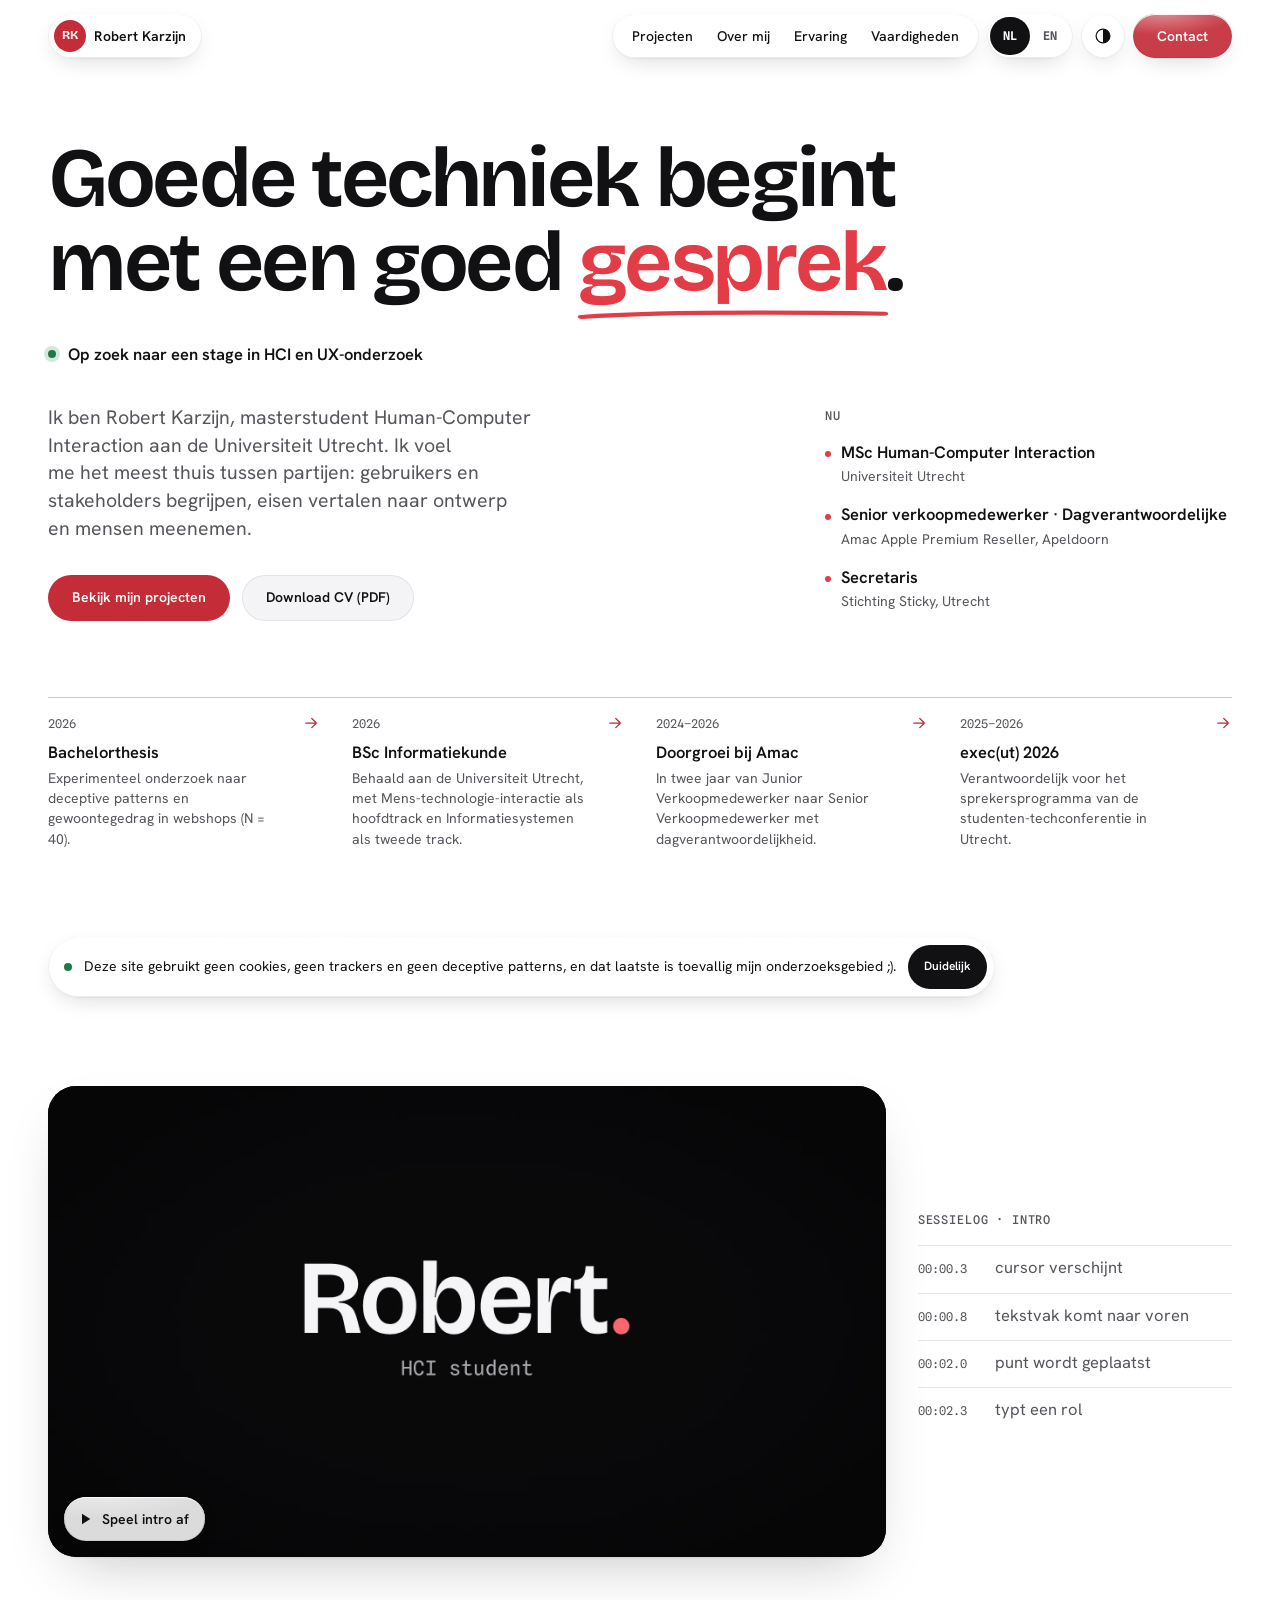
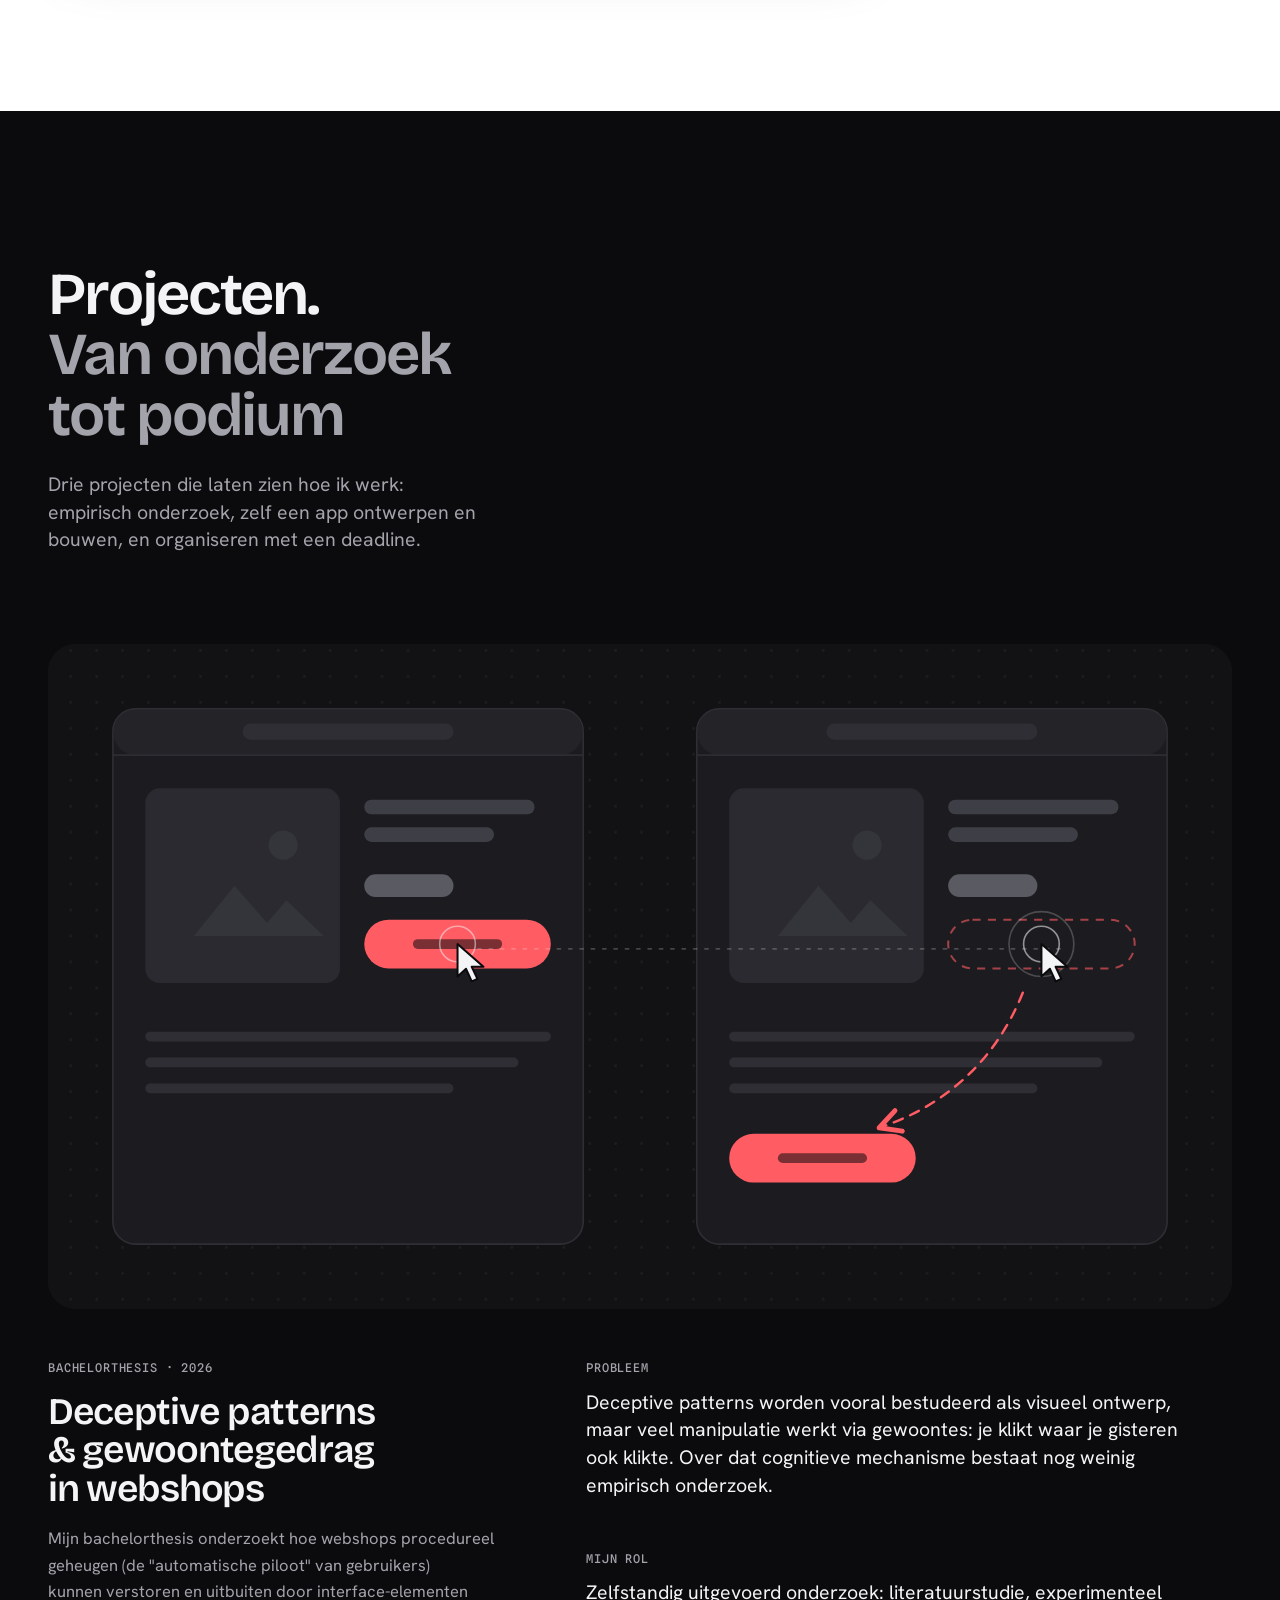
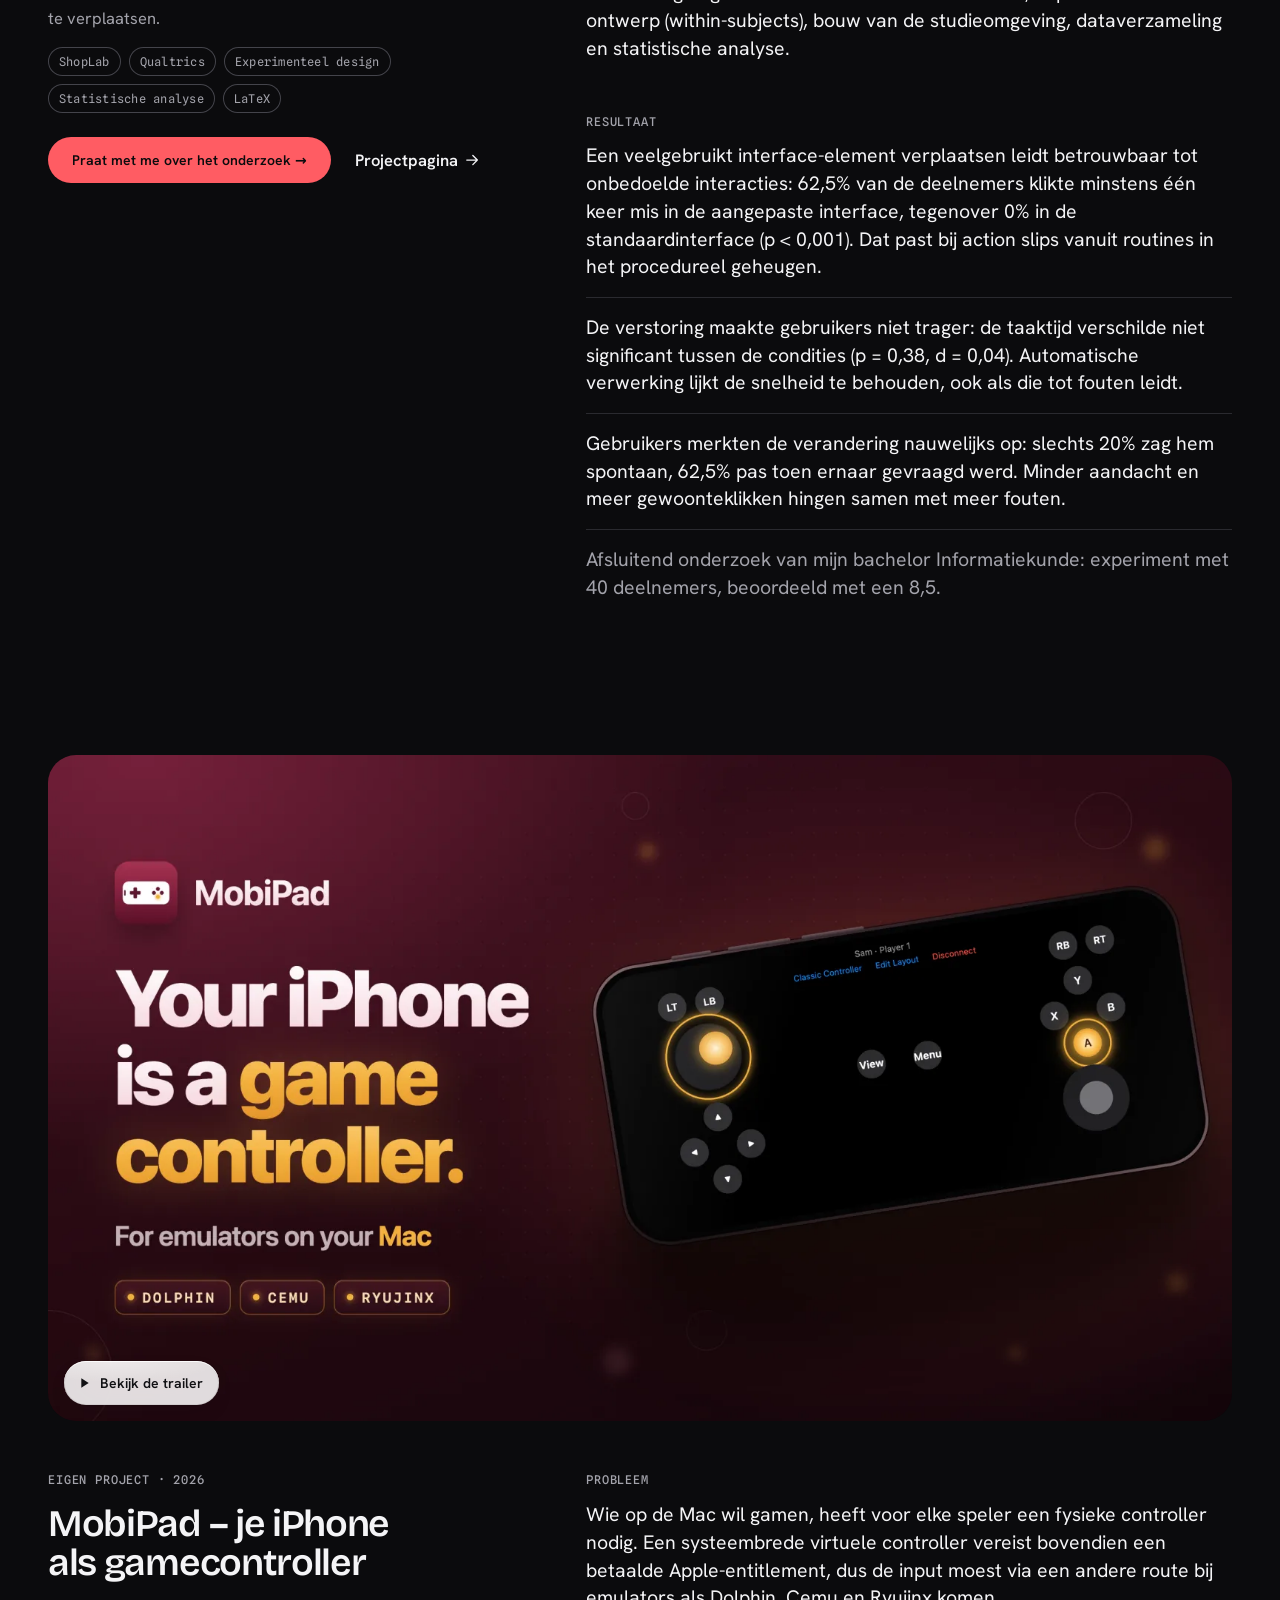
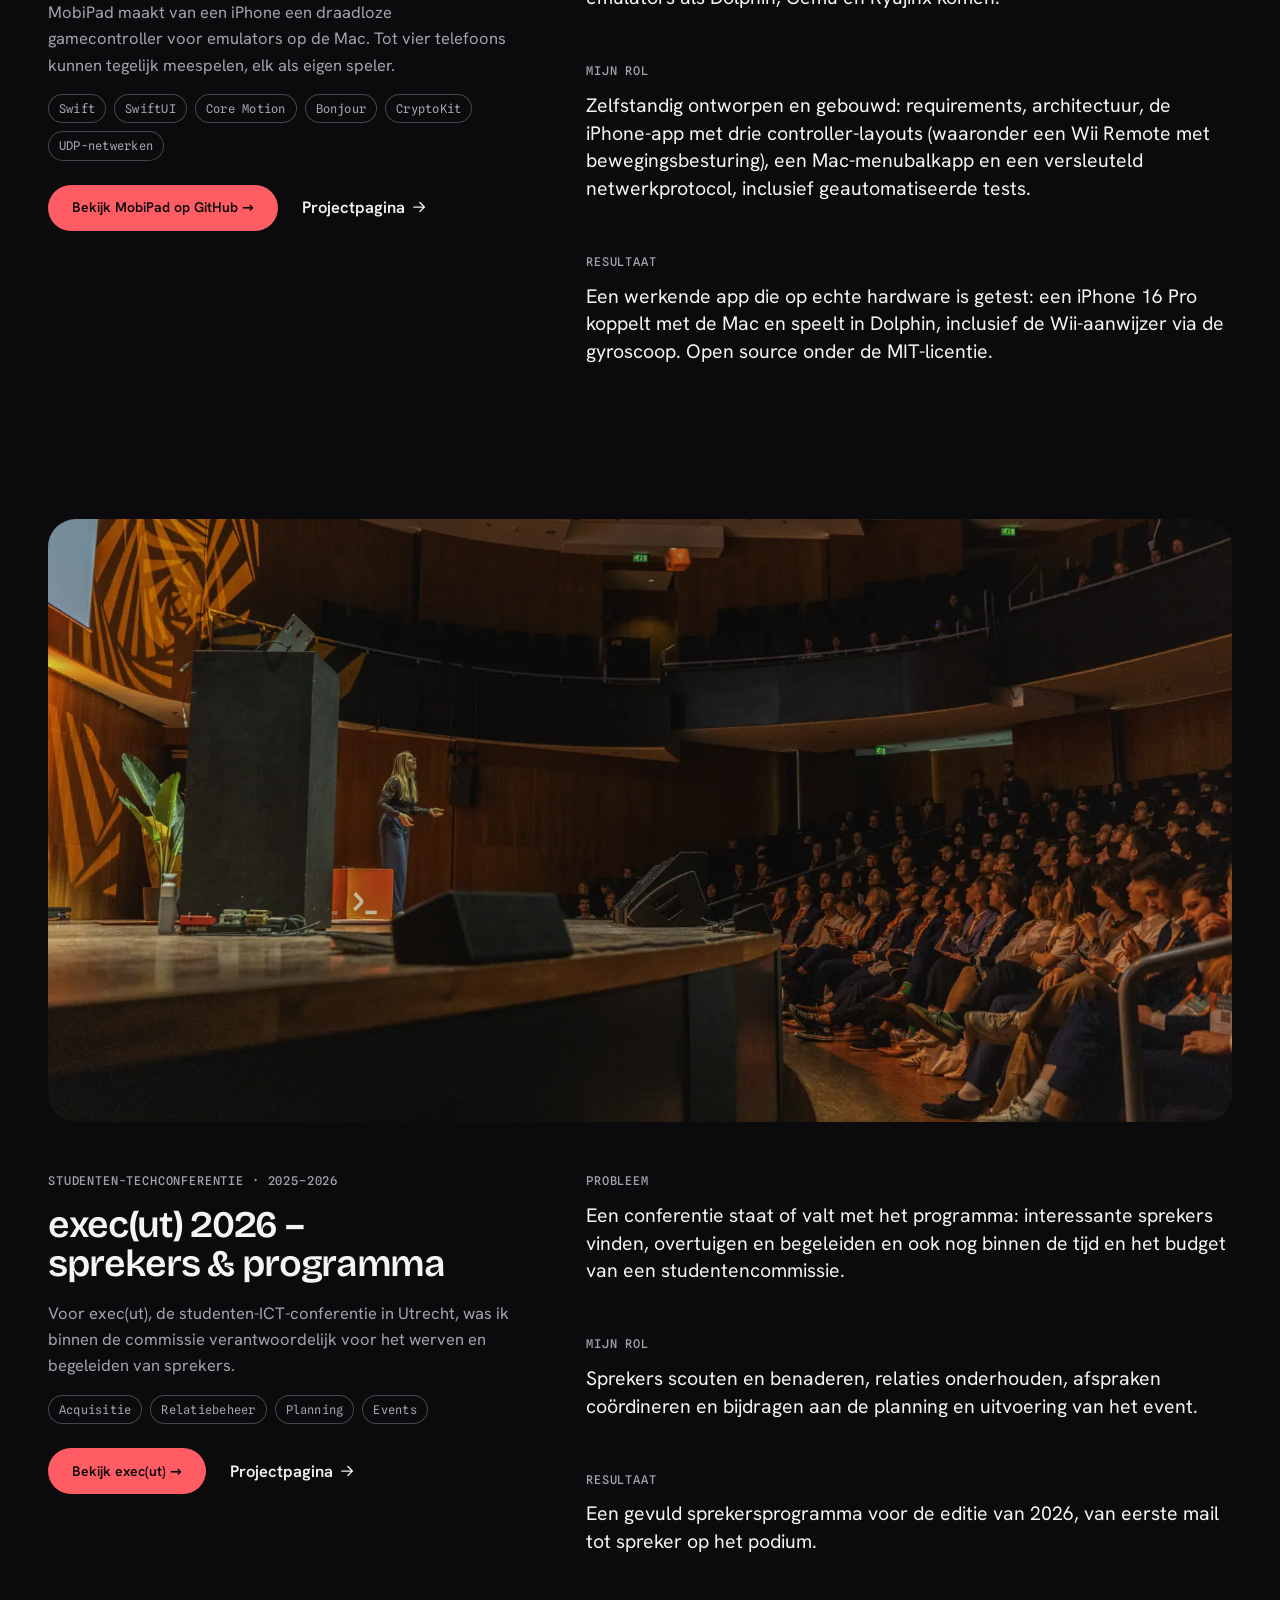
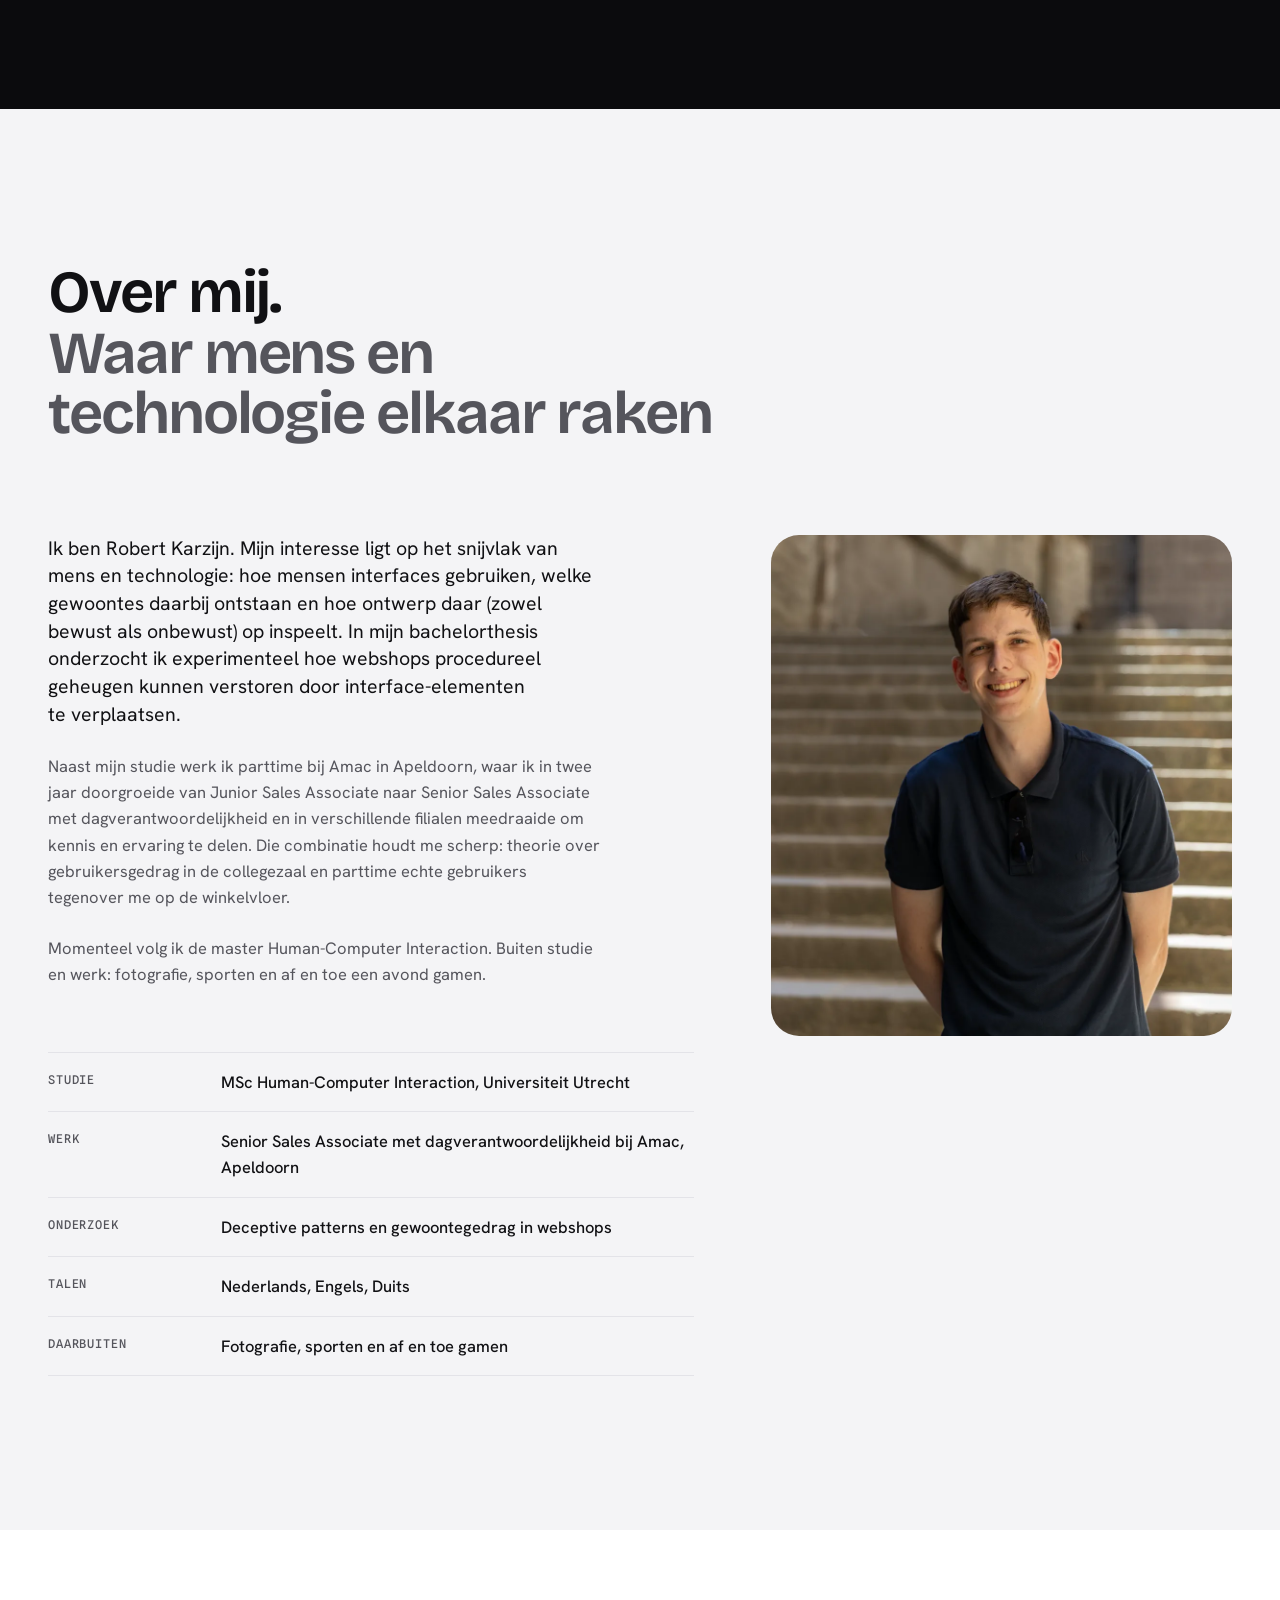
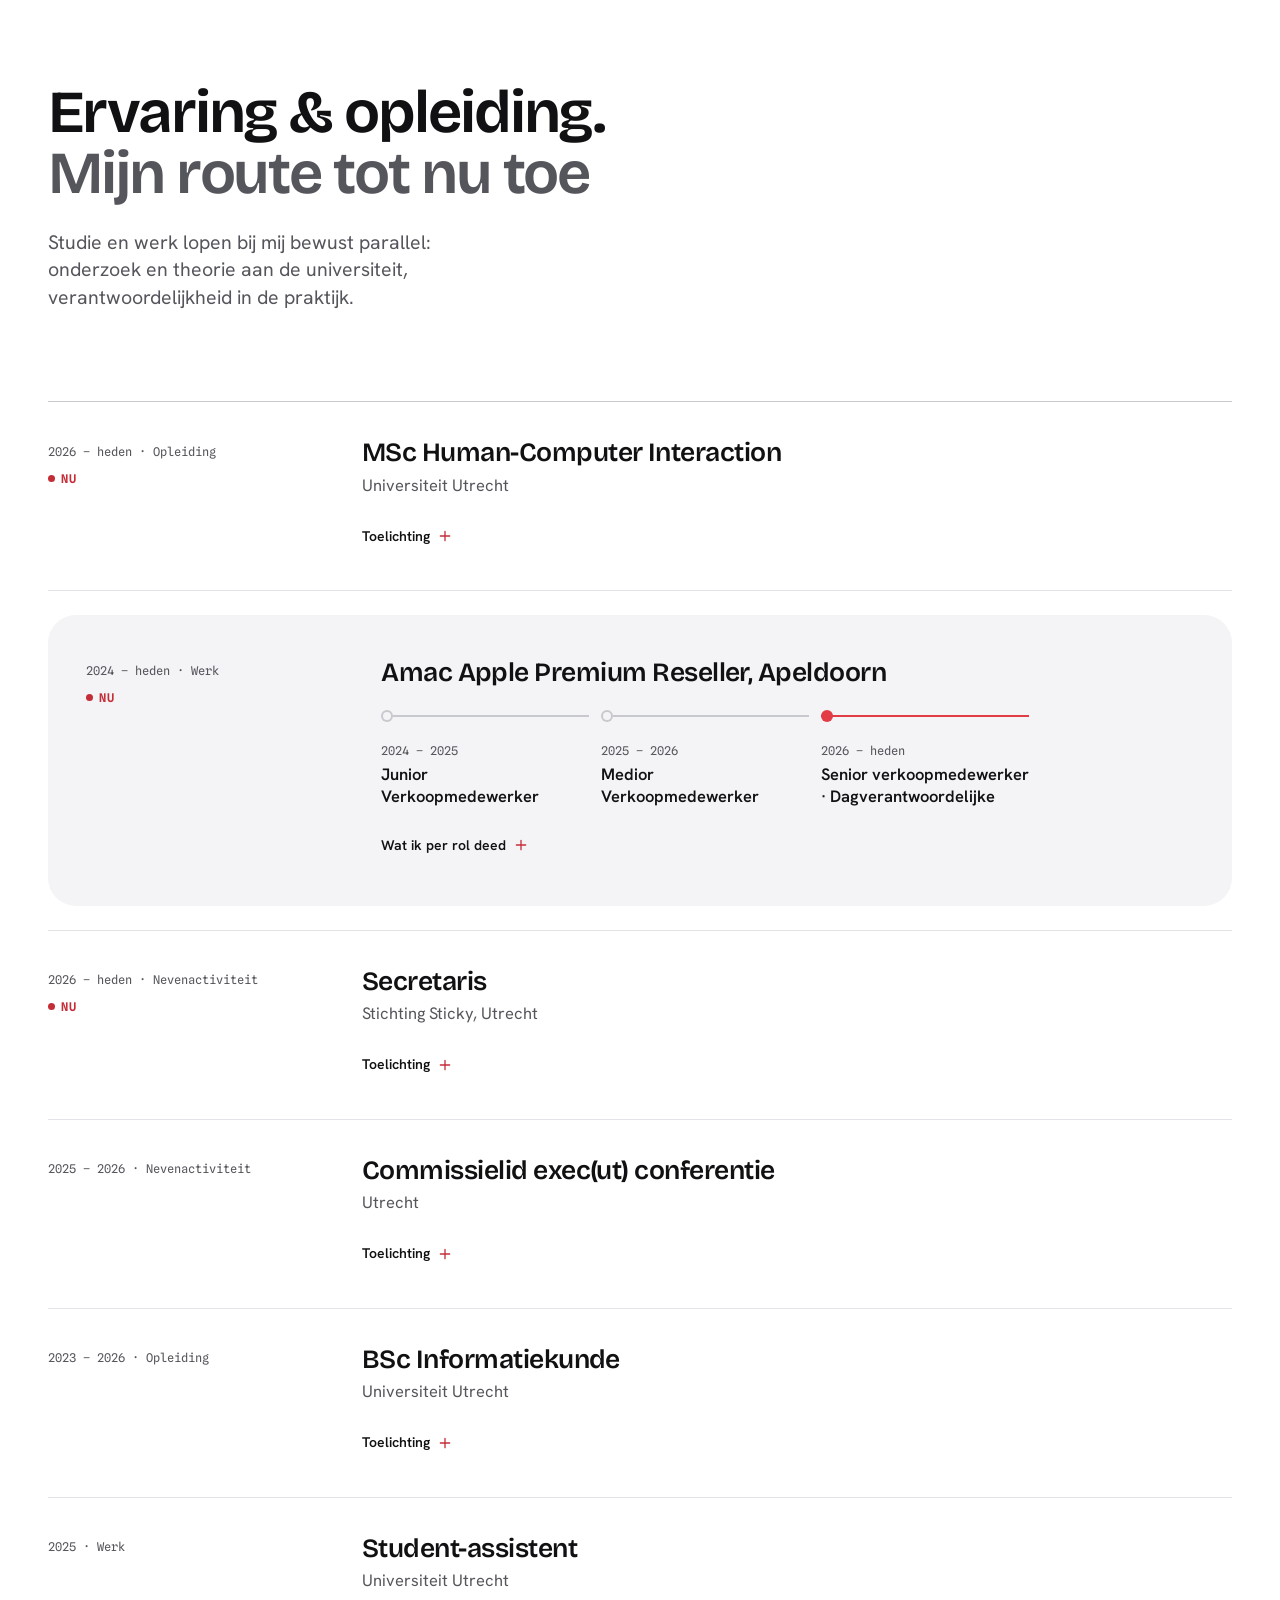
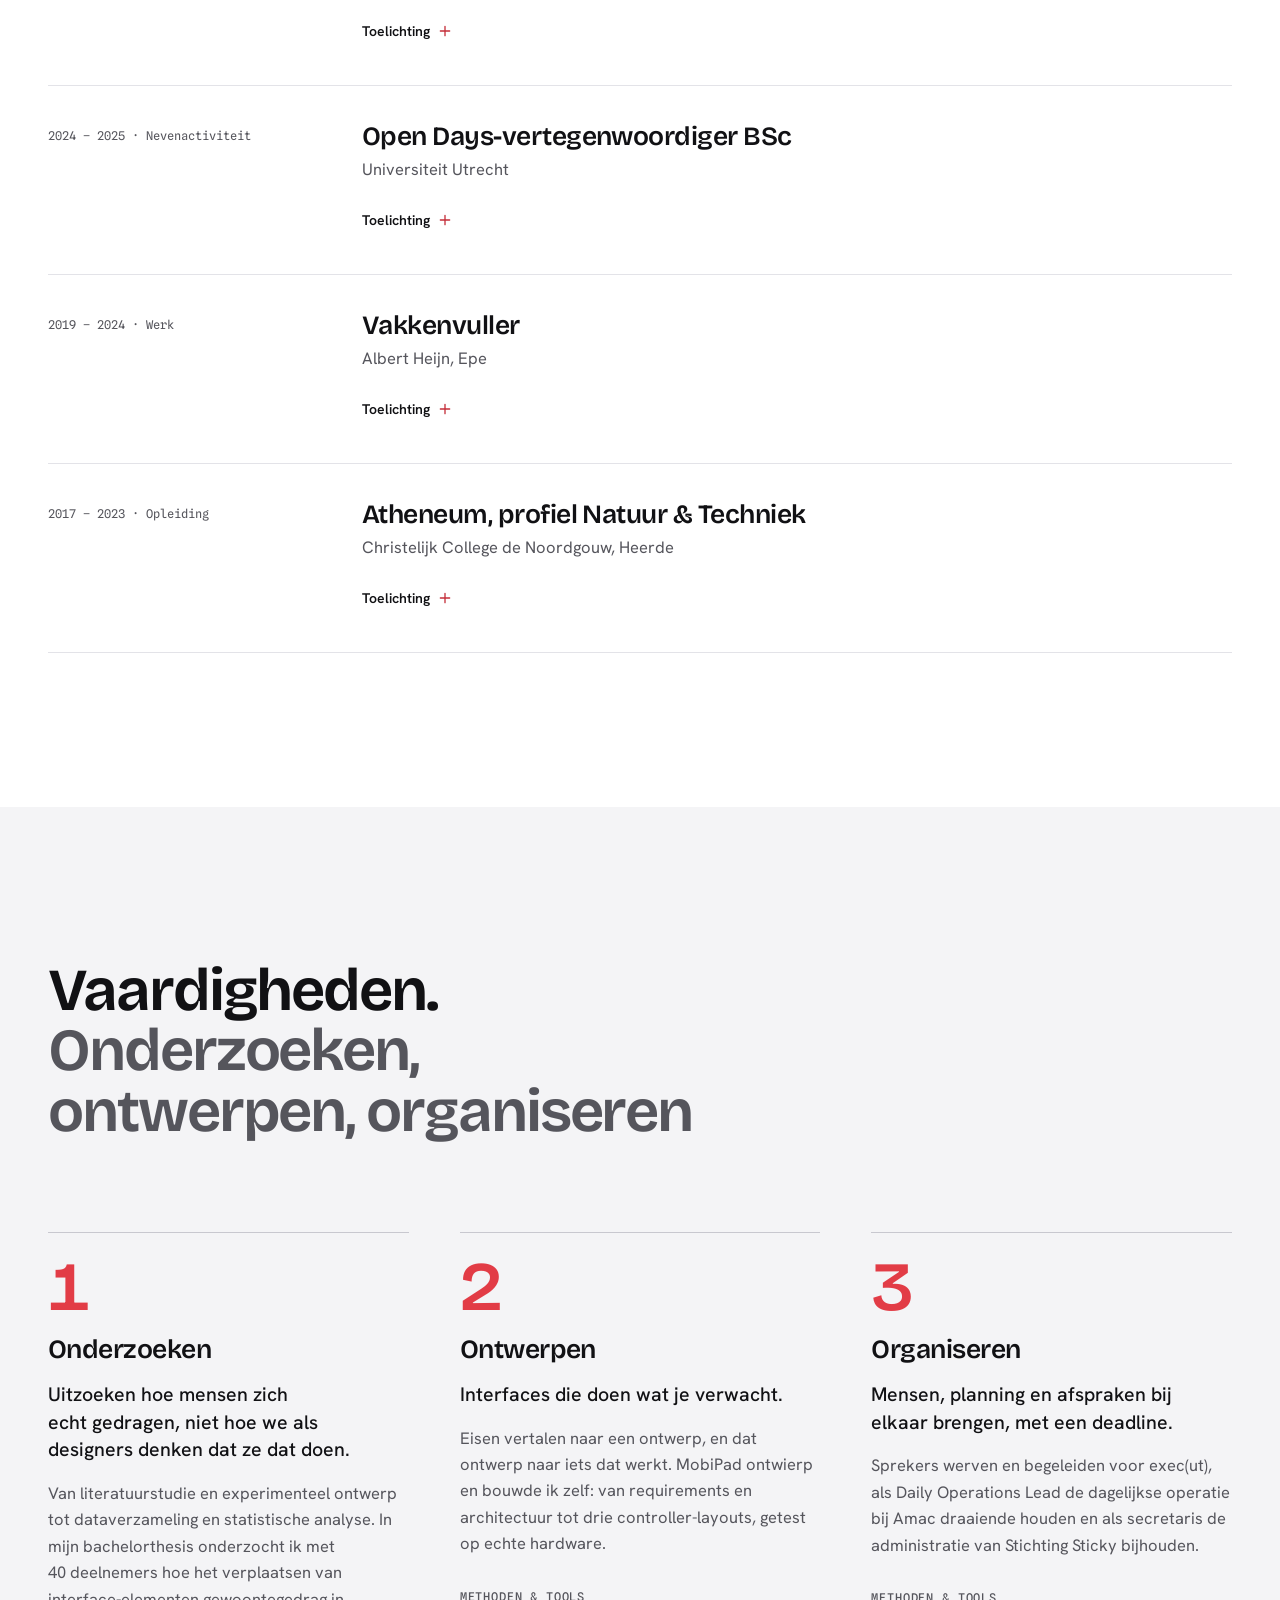
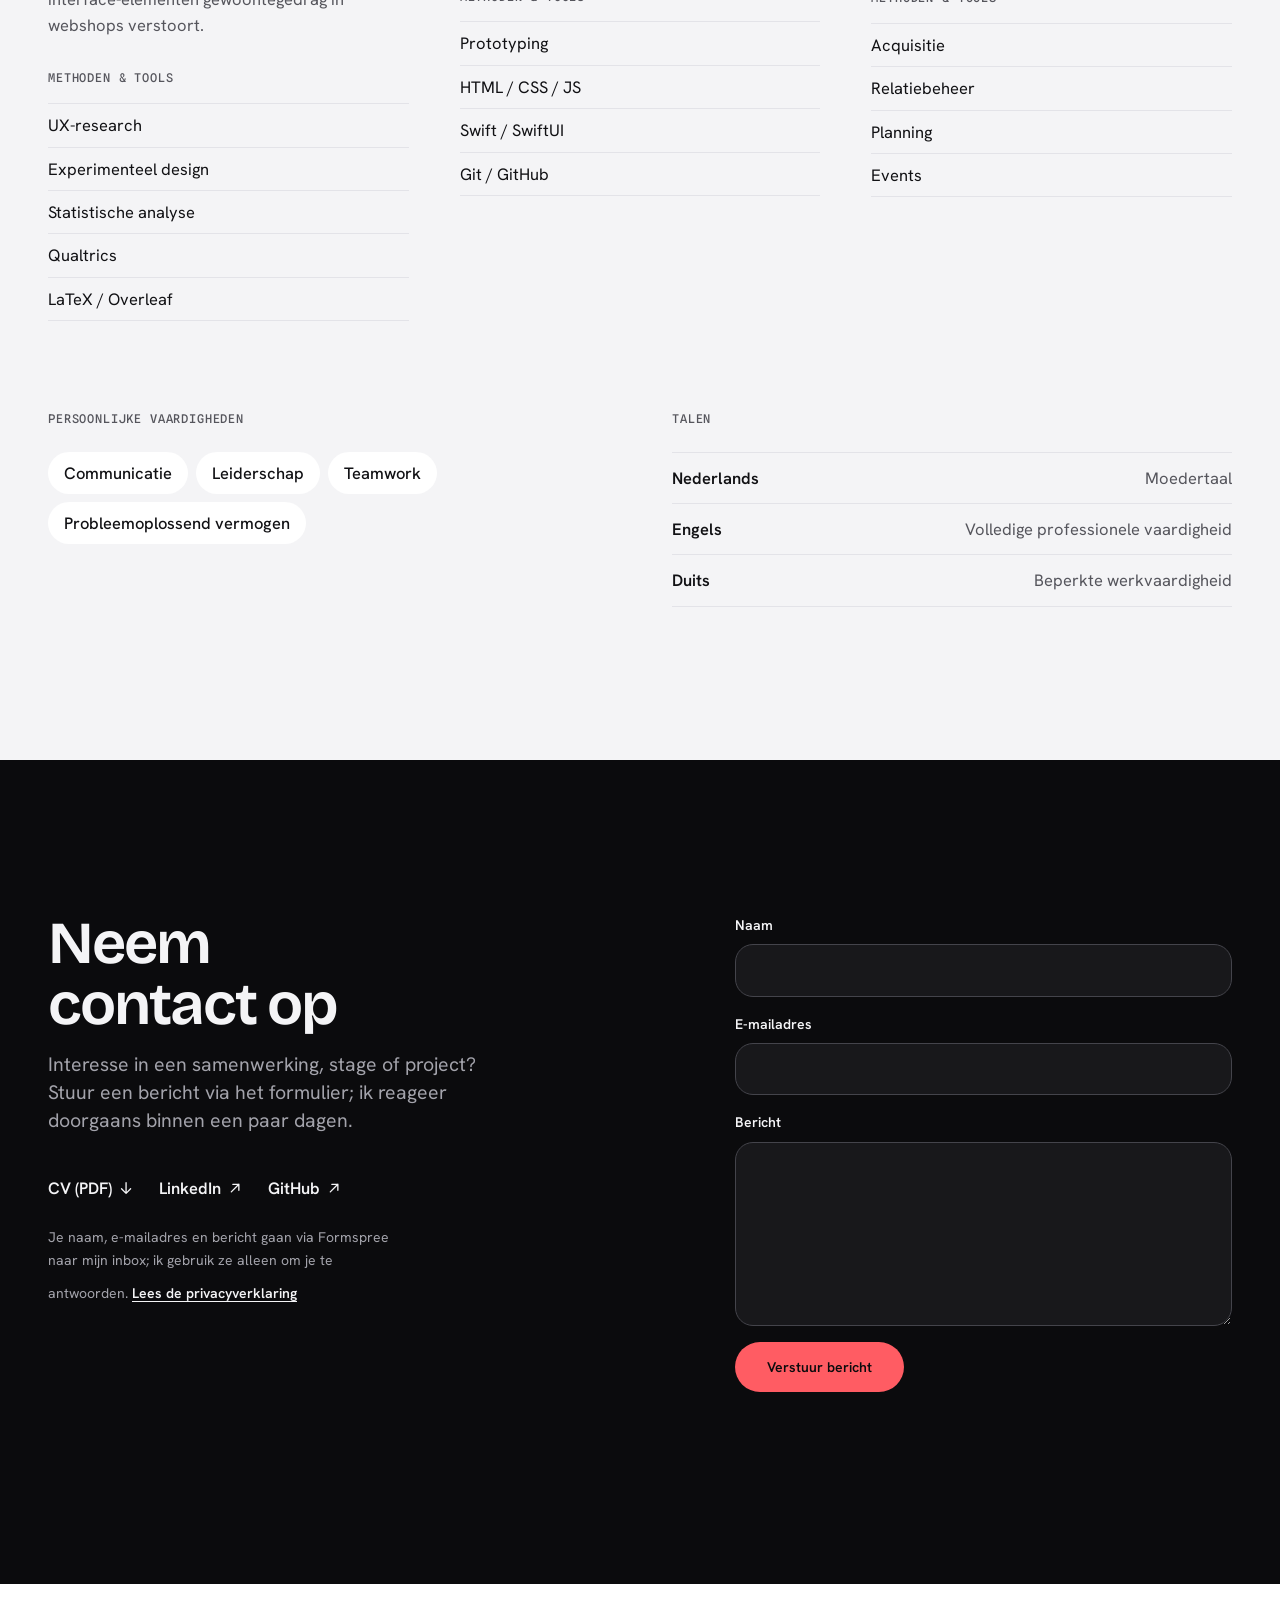
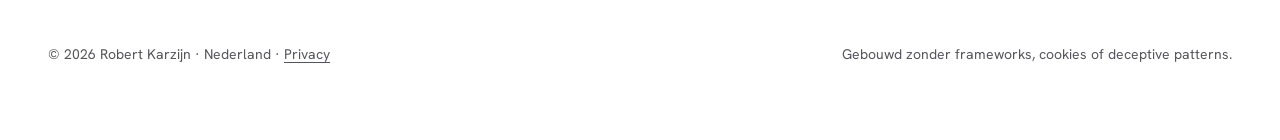
<file: index.html>
<!DOCTYPE html>
<html lang="nl">
<head>
<meta charset="UTF-8">
<meta name="viewport" content="width=device-width, initial-scale=1.0">
<title>Robert Karzijn - Human-Computer Interaction & UX-onderzoek</title>
<meta name="description" content="Goede techniek begint met een goed gesprek. Robert Karzijn, masterstudent Human-Computer Interaction aan de Universiteit Utrecht: onderzoek naar deceptive patterns, interactieontwerp en de winkelvloer bij Amac.">
<meta name="color-scheme" content="light dark">
<meta name="theme-color" content="#FFFFFF" media="(prefers-color-scheme: light)">
<meta name="theme-color" content="#000000" media="(prefers-color-scheme: dark)">
<meta property="og:site_name" content="Robert Karzijn">
<meta property="og:locale" content="nl_NL">
<meta property="og:locale:alternate" content="en_GB">
<meta property="og:title" content="Robert Karzijn — Portfolio">
<meta property="og:description" content="Goede techniek begint met een goed gesprek. Masterstudent Human-Computer Interaction: onderzoek naar deceptive patterns, interactieontwerp en de winkelvloer bij Amac.">
<meta property="og:type" content="website">
<meta property="og:url" content="https://robertkarzijn.nl/">
<meta property="og:image" content="https://robertkarzijn.nl/assets/img/og-image-v3.png">
<meta property="og:image:width" content="1200">
<meta property="og:image:height" content="630">
<meta property="og:image:alt" content="Robert Karzijn — Human-Computer Interaction & UX-onderzoek">
<meta name="twitter:card" content="summary_large_image">
<meta name="twitter:title" content="Robert Karzijn — Portfolio">
<meta name="twitter:description" content="Goede techniek begint met een goed gesprek. Masterstudent Human-Computer Interaction: onderzoek naar deceptive patterns, interactieontwerp en de winkelvloer bij Amac.">
<meta name="twitter:image" content="https://robertkarzijn.nl/assets/img/og-image-v3.png">
<link rel="canonical" href="https://robertkarzijn.nl/">
<link rel="icon" type="image/png" sizes="48x48" href="assets/img/favicon-48.png">
<link rel="icon" type="image/png" sizes="32x32" href="assets/img/favicon-32.png">
<link rel="icon" type="image/png" sizes="16x16" href="assets/img/favicon-16.png">
<link rel="shortcut icon" href="/favicon.ico">
<link rel="apple-touch-icon" sizes="180x180" href="assets/img/apple-touch-icon.png">
<link rel="preload" href="assets/fonts/bricolage-grotesque-latin-wght.woff2" as="font" type="font/woff2" crossorigin>
<link rel="preload" href="assets/fonts/hanken-grotesk-latin-wght.woff2" as="font" type="font/woff2" crossorigin>
<link rel="stylesheet" href="assets/css/tokens.css">
<link rel="stylesheet" href="assets/css/main.css">
<link rel="modulepreload" href="assets/js/logic.mjs">
<script type="module" src="assets/js/app.js"></script>
<noscript><style>.bar, main, footer { display: none; }</style></noscript>
<script type="application/ld+json">
{
  "@context": "https://schema.org",
  "@type": "Person",
  "name": "Robert Karzijn",
  "jobTitle": "HCI Master's student & Daily Operations Lead",
  "url": "https://robertkarzijn.nl/",
  "image": "https://robertkarzijn.nl/assets/img/portrait.webp",
  "description": "Masterstudent Human-Computer Interaction aan de Universiteit Utrecht, met onderzoek naar deceptive patterns en gewoontegedrag in webshops.",
  "alumniOf": { "@type": "CollegeOrUniversity", "name": "Universiteit Utrecht" },
  "worksFor": { "@type": "Organization", "name": "Amac Apple Premium Reseller" },
  "knowsLanguage": ["nl", "en", "de"],
  "knowsAbout": ["Human-Computer Interaction", "UX research", "Deceptive patterns", "Interaction design"],
  "sameAs": [
    "https://www.linkedin.com/in/robert-karzijn-260696279",
    "https://github.com/iRobert058"
  ]
}
</script>
</head>
<body>
<noscript>
  <!-- Without JavaScript: who this is, the CV and the socials. Hardcoded, like the meta tags above. -->
  <div class="noscript">
    <h1>Robert Karzijn</h1>
    <p lang="nl">Masterstudent Human-Computer Interaction aan de Universiteit Utrecht, op zoek naar een stage in HCI en UX-onderzoek.
      De rest van deze pagina heeft JavaScript nodig. Mijn <a href="assets/cv-robert-karzijn.pdf" download>CV (PDF)</a> werkt zonder, en je vindt me op
      <a href="https://www.linkedin.com/in/robert-karzijn-260696279">LinkedIn</a> en <a href="https://github.com/iRobert058">GitHub</a>.</p>
    <p lang="en">Master's student in Human-Computer Interaction at Utrecht University, looking for an internship in HCI and UX research.
      The rest of this page needs JavaScript. My <a href="assets/cv-robert-karzijn.pdf" download>CV (PDF)</a> works without it, and you can find me on
      <a href="https://www.linkedin.com/in/robert-karzijn-260696279">LinkedIn</a> and <a href="https://github.com/iRobert058">GitHub</a>.</p>
  </div>
</noscript>

<a class="skip-link" href="#main" data-t="nav.skip"></a>

<header class="bar" id="bar">
  <div class="bar-inner">
    <a class="wordmark bar-group" href="#main"><span class="wordmark-mark" aria-hidden="true">RK</span><span data-site="name">Robert Karzijn</span></a>
    <div class="bar-panel" id="barPanel">
      <nav class="bar-nav" data-t-aria="nav.label">
        <ul class="bar-group">
          <li><a href="#projecten" data-t="nav.projects"></a></li>
          <li><a href="#over" data-t="nav.about"></a></li>
          <li><a href="#ervaring" data-t="nav.experience"></a></li>
          <li><a href="#vaardigheden" data-t="nav.skills"></a></li>
        </ul>
      </nav>
      <div class="prefs">
        <div class="seg glass" role="group" data-t-aria="nav.lang_group">
          <button type="button" data-lang="nl" lang="nl">NL</button>
          <button type="button" data-lang="en" lang="en">EN</button>
        </div>
        <button type="button" class="icon-btn glass" id="themeBtn" data-t-aria="nav.theme">
          <svg viewBox="0 0 24 24" aria-hidden="true"><circle cx="12" cy="12" r="8.25" fill="none" stroke="currentColor" stroke-width="1.5"/><path d="M12 3.75a8.25 8.25 0 0 1 0 16.5z" fill="currentColor"/></svg>
        </button>
      </div>
    </div>
    <a class="pill-cta glass" href="#contact" data-t="nav.contact"></a>
    <button type="button" class="icon-btn glass menu-btn" id="menuBtn" aria-expanded="false" aria-controls="barPanel" data-t-aria="nav.menu">
      <svg viewBox="0 0 24 24" aria-hidden="true"><path d="M4 8h16M4 16h16" stroke="currentColor" stroke-width="1.75" stroke-linecap="round"/></svg>
    </button>
  </div>
</header>

<main id="main" tabindex="-1" class="is-loading" aria-busy="true">

<section class="hero" aria-labelledby="heroTitle">
  <div class="wrap">
    <h1 class="hero-title" id="heroTitle" tabindex="-1" data-t-html="hero.title"></h1>
    <p class="hero-seeking"><span class="hero-seeking-dot" aria-hidden="true"></span><span data-t="hero.seeking"></span></p>
    <div class="hero-body">
      <div class="hero-copy">
        <p class="lead" data-t="hero.sub"></p>
        <div class="actions">
          <a class="btn btn-primary" href="#projecten" data-t="hero.cta_projects"></a>
          <a class="btn btn-quiet" id="cvBtn" download data-t="hero.cta_cv"></a>
        </div>
      </div>
      <!-- What Robert is doing right now: built from the timeline entries that run until "present" -->
      <aside class="hero-now" aria-labelledby="heroNowTitle">
        <h2 class="label" id="heroNowTitle" data-t="hero.now"></h2>
        <ul id="heroNow"></ul>
      </aside>
    </div>

    <!-- Four highlights from data/highlights.json as a strip of proof under the hero -->
    <ul class="proof" id="proofList" data-t-aria="highlights.title"></ul>

    <div class="honest glass" id="honest">
      <span class="honest-dot" aria-hidden="true"></span>
      <p data-t="hero.honest"></p>
      <button type="button" class="honest-btn" id="honestBtn" data-t="hero.honest_btn"></button>
    </div>
  </div>

  <!-- The intro video, framed as an observed session: the coding track names what the cursor does -->
  <figure class="session wrap" id="session" hidden>
    <div class="session-stage">
      <video id="sessionVideo" muted playsinline preload="none" width="1920" height="1080" aria-describedby="sessionLog"></video>
      <button type="button" class="glass video-btn" id="videoBtn"><svg viewBox="0 0 24 24" aria-hidden="true"><path id="videoIcon" fill="currentColor"/></svg><span id="videoBtnText"></span></button>
    </div>
    <figcaption class="session-log">
      <p class="label" id="sessionTitle" data-t="hero.session_title"></p>
      <ol id="sessionLog" aria-labelledby="sessionTitle"></ol>
    </figcaption>
  </figure>
</section>

<section id="projecten" class="sect stage" aria-labelledby="projectsTitle">
  <div class="stage-inner">
    <div class="wrap">
      <header class="sect-head">
        <h2 class="headline" id="projectsTitle"><span data-t="projects.name"></span> <span class="headline-rest" data-t="projects.title"></span></h2>
        <p class="lead" data-t="projects.lead"></p>
      </header>
      <ol class="projects" id="projectsList"></ol>
    </div>
  </div>
</section>

<div class="interlude-slot" data-slot="0" hidden></div>

<section id="over" class="sect sect-alt" aria-labelledby="aboutTitle">
  <div class="wrap">
    <header class="sect-head">
      <h2 class="headline" id="aboutTitle"><span data-t="about.name"></span> <span class="headline-rest" data-t="about.title"></span></h2>
    </header>
    <div class="about">
      <figure class="portrait reveal-photo">
        <img id="portraitImg" src="assets/img/portrait.webp" width="960" height="1044" data-t-alt="about.portrait_alt" alt="" loading="lazy" decoding="async">
      </figure>
      <div class="about-copy">
        <div class="about-text" id="aboutText"></div>
        <dl class="facts" id="aboutFacts"></dl>
      </div>
    </div>
  </div>
</section>

<section id="ervaring" class="sect" aria-labelledby="experienceTitle">
  <div class="wrap">
    <header class="sect-head">
      <h2 class="headline" id="experienceTitle"><span data-t="experience.name"></span> <span class="headline-rest" data-t="experience.title"></span></h2>
      <p class="lead" data-t="experience.lead"></p>
    </header>
    <ol class="ledger" id="timelineList"></ol>
  </div>
</section>

<div class="interlude-slot" data-slot="1" hidden></div>

<section id="vaardigheden" class="sect sect-alt" aria-labelledby="skillsTitle">
  <div class="wrap">
    <header class="sect-head">
      <h2 class="headline" id="skillsTitle"><span data-t="skills.name"></span> <span class="headline-rest" data-t="pillars.title"></span></h2>
    </header>
    <ol class="pillars" id="pillarList"></ol>
    <div class="skills-extra">
      <div>
        <h3 class="sub-label label" data-t="skills.soft"></h3>
        <ul class="soft-list" id="softList"></ul>
      </div>
      <div>
        <h3 class="sub-label label" data-t="skills.languages"></h3>
        <dl class="lang-table" id="languageList"></dl>
      </div>
    </div>
  </div>
</section>

<section id="certificaten" class="sect hidden" aria-labelledby="certTitle">
  <div class="wrap">
    <header class="sect-head">
      <h2 class="headline" id="certTitle" data-t="certificates.title"></h2>
    </header>
    <ul class="ledger" id="certList"></ul>
  </div>
</section>

<div class="interlude-slot" data-slot="2" hidden></div>

<section id="contact" class="sect stage" aria-labelledby="contactTitle">
  <div class="stage-inner">
    <div class="wrap contact">
      <div class="contact-intro">
        <h2 class="headline" id="contactTitle" data-t="contact.title"></h2>
        <p class="lead" data-t="contact.lead"></p>
        <ul class="socials" id="socialLinks"></ul>
        <p class="contact-privacy"><span data-t="contact.privacy"></span> <a href="privacy.html" data-keep-lang data-t="contact.privacy_link"></a></p>
      </div>
      <form class="contact-form" id="contactForm" novalidate>
        <div class="hp-field" aria-hidden="true">
          <label for="cf-gotcha">Leave this field empty</label>
          <input id="cf-gotcha" name="_gotcha" type="text" tabindex="-1" autocomplete="off">
        </div>
        <div class="field">
          <label for="cf-name" data-t="contact.name"></label>
          <input id="cf-name" name="name" type="text" required autocomplete="name" aria-describedby="cf-name-err">
          <p class="field-error" id="cf-name-err"></p>
        </div>
        <div class="field">
          <label for="cf-email" data-t="contact.email"></label>
          <input id="cf-email" name="email" type="email" required autocomplete="email" aria-describedby="cf-email-err">
          <p class="field-error" id="cf-email-err"></p>
        </div>
        <div class="field">
          <label for="cf-message" data-t="contact.message"></label>
          <textarea id="cf-message" name="message" rows="6" required aria-describedby="cf-message-err"></textarea>
          <p class="field-error" id="cf-message-err"></p>
        </div>
        <button class="btn btn-primary" type="submit" data-t="contact.send"></button>
        <p class="form-status" id="formStatus" role="status"></p>
      </form>
    </div>
  </div>
</section>

</main>

<footer class="foot">
  <div class="wrap">
    <p>© <span id="year"></span> <span data-site="name">Robert Karzijn</span> · <span data-t="footer.location"></span> · <a href="privacy.html" data-keep-lang>Privacy</a></p>
    <p class="foot-note" data-t="footer.note"></p>
  </div>
</footer>

</body>
</html>
</file>
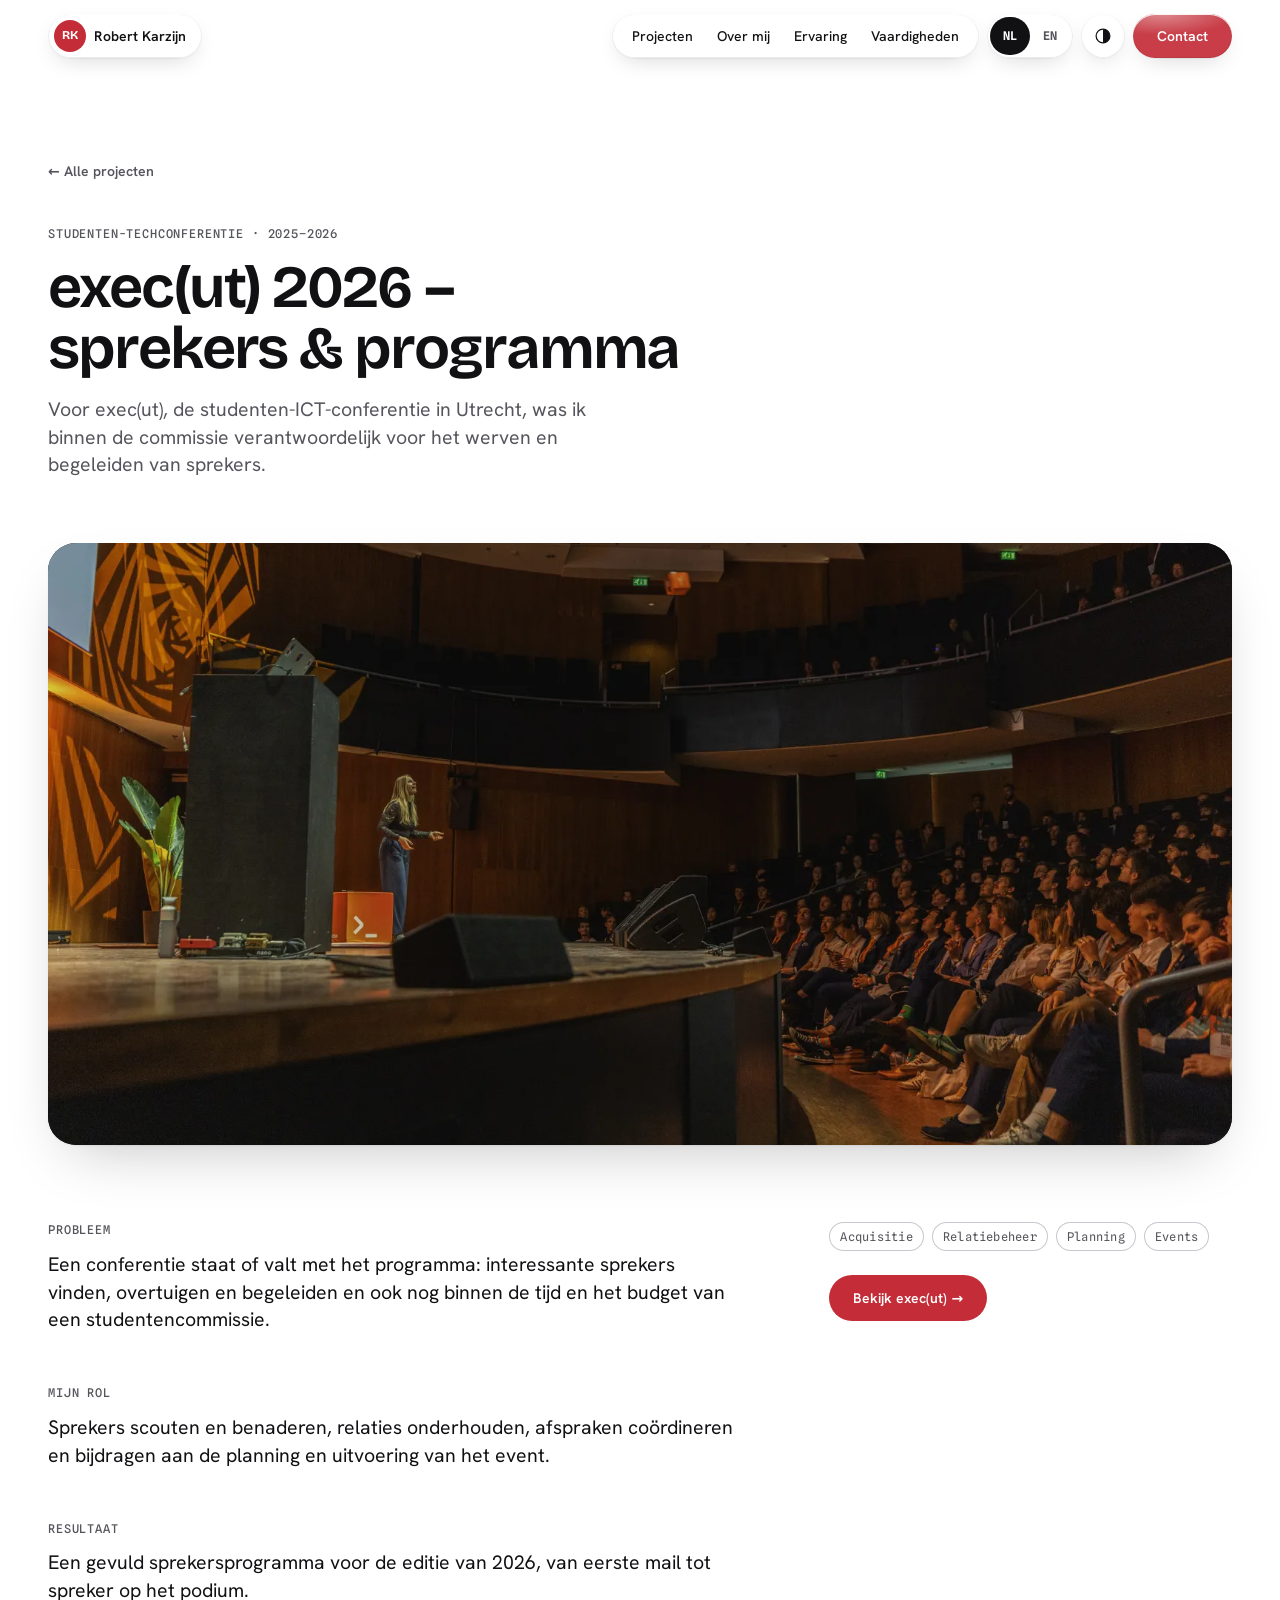
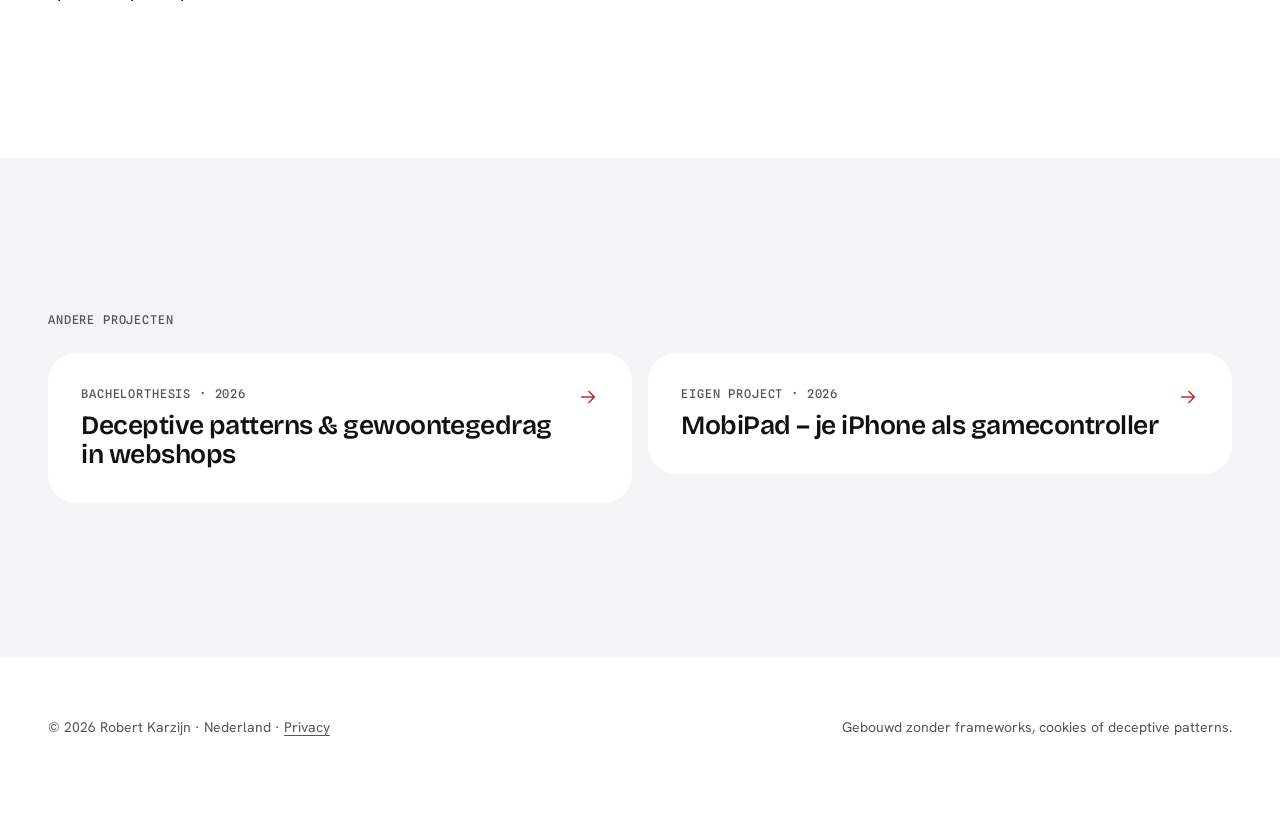
<file: projecten/execut/index.html>
<!DOCTYPE html>
<html lang="nl">
<head>
<meta charset="UTF-8">
<meta name="viewport" content="width=device-width, initial-scale=1.0">
<!-- Every relative path on this page (assets, JSON, links to #sections of the homepage) resolves from the site root -->
<base href="/">
<title>exec(ut) 2026 – sprekers &amp; programma — Robert Karzijn</title>
<meta name="description" content="Voor exec(ut), de studenten-ICT-conferentie in Utrecht, was ik binnen de commissie verantwoordelijk voor het werven en begeleiden van sprekers.">
<meta name="color-scheme" content="light dark">
<meta name="theme-color" content="#FFFFFF" media="(prefers-color-scheme: light)">
<meta name="theme-color" content="#000000" media="(prefers-color-scheme: dark)">
<meta property="og:site_name" content="Robert Karzijn">
<meta property="og:locale" content="nl_NL">
<meta property="og:title" content="exec(ut) 2026 – sprekers &amp; programma — Robert Karzijn">
<meta property="og:description" content="Voor exec(ut), de studenten-ICT-conferentie in Utrecht, was ik binnen de commissie verantwoordelijk voor het werven en begeleiden van sprekers.">
<meta property="og:type" content="article">
<meta property="og:url" content="https://robertkarzijn.nl/projecten/execut/">
<meta property="og:image" content="https://robertkarzijn.nl/assets/img/og-image-v3.png">
<link rel="canonical" href="https://robertkarzijn.nl/projecten/execut/">
<link rel="icon" type="image/png" sizes="48x48" href="assets/img/favicon-48.png">
<link rel="icon" type="image/png" sizes="32x32" href="assets/img/favicon-32.png">
<link rel="apple-touch-icon" sizes="180x180" href="assets/img/apple-touch-icon.png">
<link rel="preload" href="assets/fonts/bricolage-grotesque-latin-wght.woff2" as="font" type="font/woff2" crossorigin>
<link rel="preload" href="assets/fonts/hanken-grotesk-latin-wght.woff2" as="font" type="font/woff2" crossorigin>
<link rel="stylesheet" href="assets/css/tokens.css">
<link rel="stylesheet" href="assets/css/main.css">
<link rel="modulepreload" href="assets/js/logic.mjs">
<script type="module" src="assets/js/app.js"></script>
<noscript><style>.bar, main, footer { display: none; }</style></noscript>
</head>
<body data-page="project" data-project="execut">
<noscript>
  <div class="noscript">
    <p lang="nl">Deze pagina heeft JavaScript nodig om de content te tonen. <a href="./">Naar de homepage</a>.</p>
    <p lang="en">This page needs JavaScript to show its content. <a href="./">Go to the homepage</a>.</p>
  </div>
</noscript>

<!-- With <base href="/">, a bare "#main" would point at the homepage, so the skip link names this page -->
<a class="skip-link" href="projecten/execut/#main" data-t="nav.skip"></a>

<header class="bar" id="bar">
  <div class="bar-inner">
    <a class="wordmark bar-group" href="./" data-keep-lang><span class="wordmark-mark" aria-hidden="true">RK</span><span data-site="name">Robert Karzijn</span></a>
    <div class="bar-panel" id="barPanel">
      <nav class="bar-nav" data-t-aria="nav.label">
        <ul class="bar-group">
          <li><a href="./#projecten" data-keep-lang data-t="nav.projects"></a></li>
          <li><a href="./#over" data-keep-lang data-t="nav.about"></a></li>
          <li><a href="./#ervaring" data-keep-lang data-t="nav.experience"></a></li>
          <li><a href="./#vaardigheden" data-keep-lang data-t="nav.skills"></a></li>
        </ul>
      </nav>
      <div class="prefs">
        <div class="seg glass" role="group" data-t-aria="nav.lang_group">
          <button type="button" data-lang="nl" lang="nl">NL</button>
          <button type="button" data-lang="en" lang="en">EN</button>
        </div>
        <button type="button" class="icon-btn glass" id="themeBtn" data-t-aria="nav.theme">
          <svg viewBox="0 0 24 24" aria-hidden="true"><circle cx="12" cy="12" r="8.25" fill="none" stroke="currentColor" stroke-width="1.5"/><path d="M12 3.75a8.25 8.25 0 0 1 0 16.5z" fill="currentColor"/></svg>
        </button>
      </div>
    </div>
    <a class="pill-cta glass" href="./#contact" data-keep-lang data-t="nav.contact"></a>
    <button type="button" class="icon-btn glass menu-btn" id="menuBtn" aria-expanded="false" aria-controls="barPanel" data-t-aria="nav.menu">
      <svg viewBox="0 0 24 24" aria-hidden="true"><path d="M4 8h16M4 16h16" stroke="currentColor" stroke-width="1.75" stroke-linecap="round"/></svg>
    </button>
  </div>
</header>

<main id="main" tabindex="-1" class="is-loading">
  <article class="pp" aria-labelledby="ppTitle">
    <div class="wrap">
      <a class="back-link" href="./#projecten" data-keep-lang data-t="project_page.back"></a>
      <header class="pp-head">
        <p class="label" id="ppMeta"></p>
        <h1 id="ppTitle"></h1>
        <p class="lead" id="ppIntro"></p>
      </header>
      <div id="ppVisual"></div>
      <div class="pp-body">
        <div>
          <dl class="case" id="ppCase"></dl>
          <div class="pp-story" id="ppStory"></div>
        </div>
        <div class="pp-side">
          <ul class="chips" id="ppTech"></ul>
          <a class="btn btn-primary" id="ppCta"></a>
        </div>
      </div>
    </div>
  </article>
  <nav class="more" aria-labelledby="moreTitle">
    <div class="wrap">
      <h2 class="label" id="moreTitle" data-t="project_page.more"></h2>
      <ul id="ppMore"></ul>
    </div>
  </nav>
</main>

<footer class="foot">
  <div class="wrap">
    <p>© <span id="year"></span> <span data-site="name">Robert Karzijn</span> · <span data-t="footer.location"></span> · <a href="privacy.html" data-keep-lang>Privacy</a></p>
    <p class="foot-note" data-t="footer.note"></p>
  </div>
</footer>

</body>
</html>
</file>
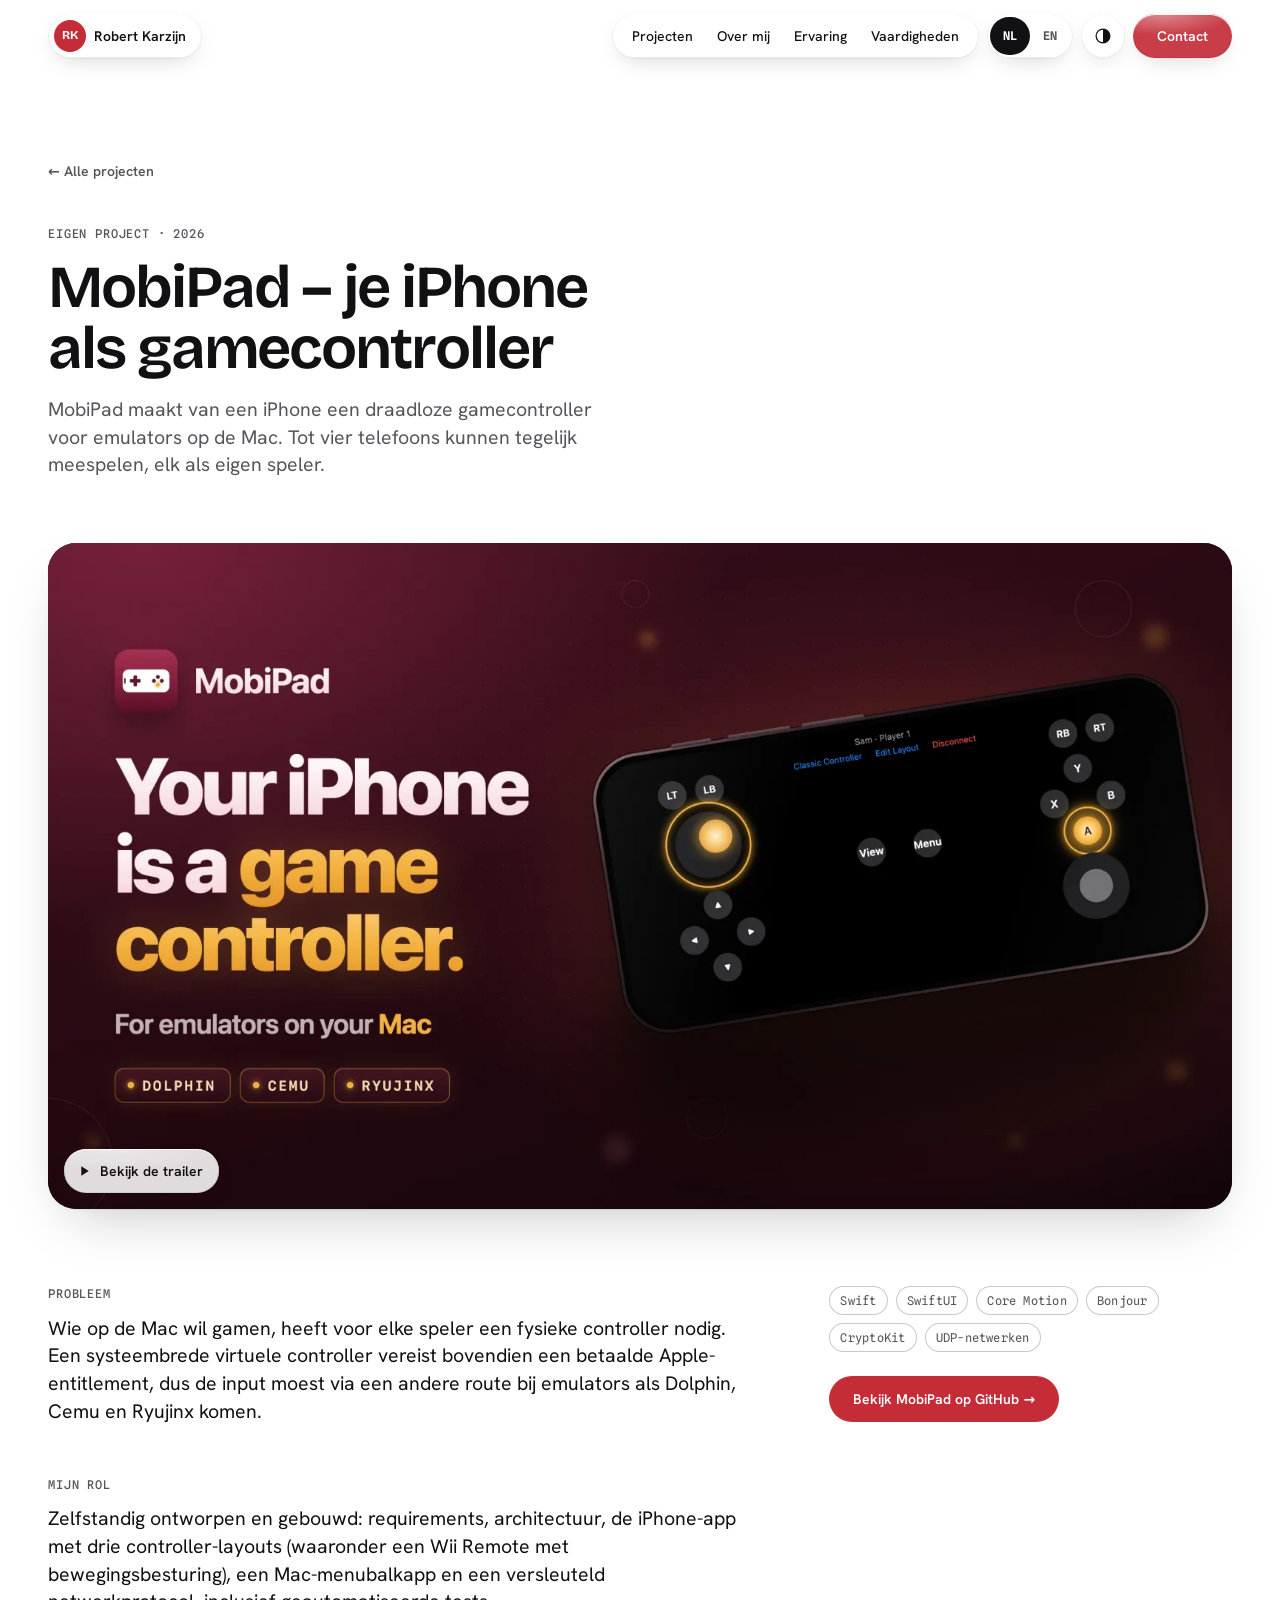
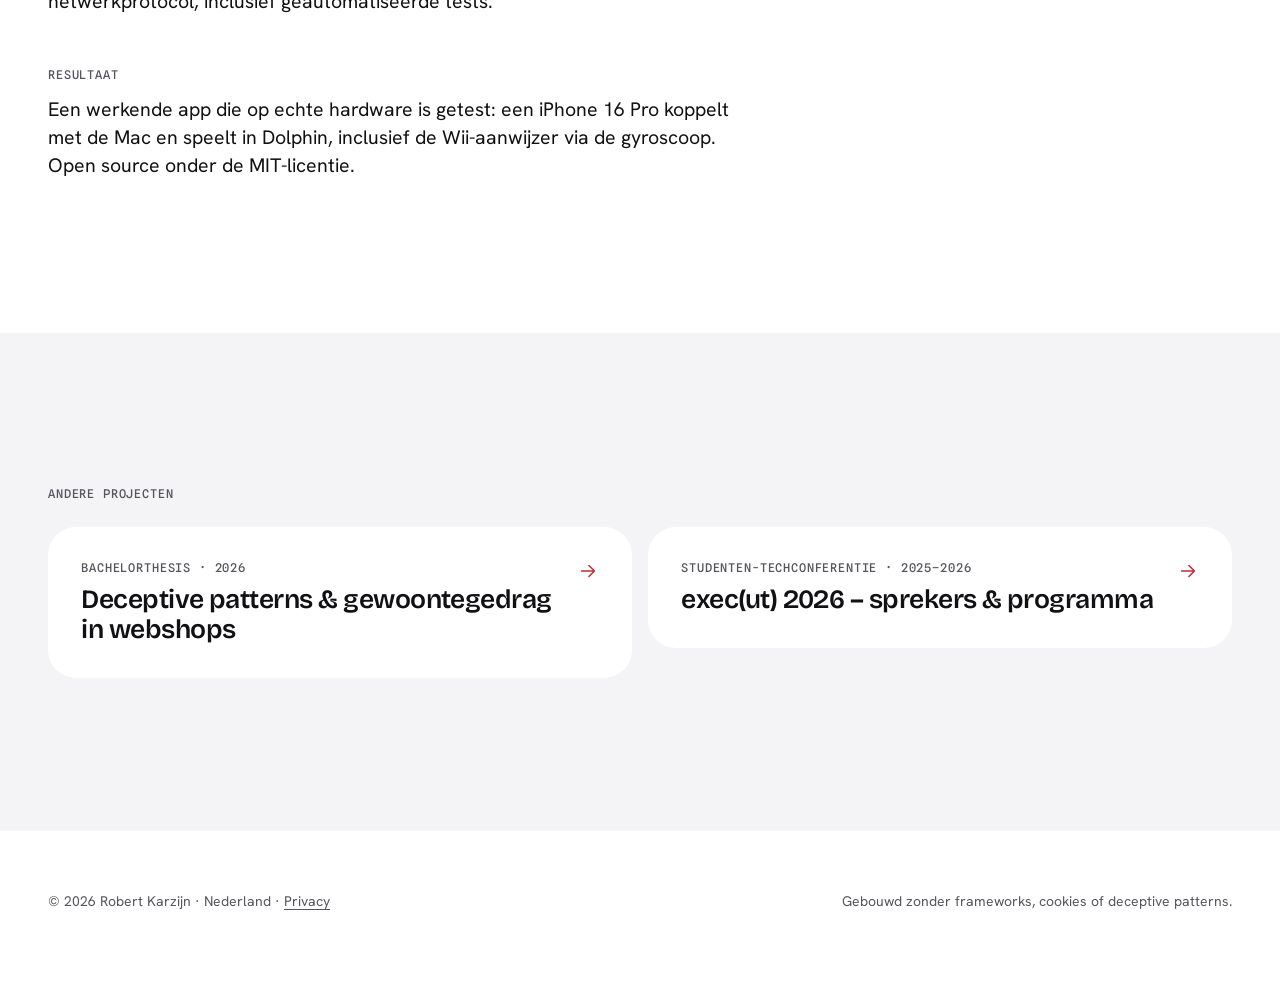
<file: projecten/mobipad/index.html>
<!DOCTYPE html>
<html lang="nl">
<head>
<meta charset="UTF-8">
<meta name="viewport" content="width=device-width, initial-scale=1.0">
<!-- Every relative path on this page (assets, JSON, links to #sections of the homepage) resolves from the site root -->
<base href="/">
<title>MobiPad – je iPhone als gamecontroller — Robert Karzijn</title>
<meta name="description" content="MobiPad maakt van een iPhone een draadloze gamecontroller voor emulators op de Mac. Tot vier telefoons kunnen tegelijk meespelen, elk als eigen speler.">
<meta name="color-scheme" content="light dark">
<meta name="theme-color" content="#FFFFFF" media="(prefers-color-scheme: light)">
<meta name="theme-color" content="#000000" media="(prefers-color-scheme: dark)">
<meta property="og:site_name" content="Robert Karzijn">
<meta property="og:locale" content="nl_NL">
<meta property="og:title" content="MobiPad – je iPhone als gamecontroller — Robert Karzijn">
<meta property="og:description" content="MobiPad maakt van een iPhone een draadloze gamecontroller voor emulators op de Mac. Tot vier telefoons kunnen tegelijk meespelen, elk als eigen speler.">
<meta property="og:type" content="article">
<meta property="og:url" content="https://robertkarzijn.nl/projecten/mobipad/">
<meta property="og:image" content="https://robertkarzijn.nl/assets/img/og-image-v3.png">
<link rel="canonical" href="https://robertkarzijn.nl/projecten/mobipad/">
<link rel="icon" type="image/png" sizes="48x48" href="assets/img/favicon-48.png">
<link rel="icon" type="image/png" sizes="32x32" href="assets/img/favicon-32.png">
<link rel="apple-touch-icon" sizes="180x180" href="assets/img/apple-touch-icon.png">
<link rel="preload" href="assets/fonts/bricolage-grotesque-latin-wght.woff2" as="font" type="font/woff2" crossorigin>
<link rel="preload" href="assets/fonts/hanken-grotesk-latin-wght.woff2" as="font" type="font/woff2" crossorigin>
<link rel="stylesheet" href="assets/css/tokens.css">
<link rel="stylesheet" href="assets/css/main.css">
<link rel="modulepreload" href="assets/js/logic.mjs">
<script type="module" src="assets/js/app.js"></script>
<noscript><style>.bar, main, footer { display: none; }</style></noscript>
</head>
<body data-page="project" data-project="mobipad">
<noscript>
  <div class="noscript">
    <p lang="nl">Deze pagina heeft JavaScript nodig om de content te tonen. <a href="./">Naar de homepage</a>.</p>
    <p lang="en">This page needs JavaScript to show its content. <a href="./">Go to the homepage</a>.</p>
  </div>
</noscript>

<!-- With <base href="/">, a bare "#main" would point at the homepage, so the skip link names this page -->
<a class="skip-link" href="projecten/mobipad/#main" data-t="nav.skip"></a>

<header class="bar" id="bar">
  <div class="bar-inner">
    <a class="wordmark bar-group" href="./" data-keep-lang><span class="wordmark-mark" aria-hidden="true">RK</span><span data-site="name">Robert Karzijn</span></a>
    <div class="bar-panel" id="barPanel">
      <nav class="bar-nav" data-t-aria="nav.label">
        <ul class="bar-group">
          <li><a href="./#projecten" data-keep-lang data-t="nav.projects"></a></li>
          <li><a href="./#over" data-keep-lang data-t="nav.about"></a></li>
          <li><a href="./#ervaring" data-keep-lang data-t="nav.experience"></a></li>
          <li><a href="./#vaardigheden" data-keep-lang data-t="nav.skills"></a></li>
        </ul>
      </nav>
      <div class="prefs">
        <div class="seg glass" role="group" data-t-aria="nav.lang_group">
          <button type="button" data-lang="nl" lang="nl">NL</button>
          <button type="button" data-lang="en" lang="en">EN</button>
        </div>
        <button type="button" class="icon-btn glass" id="themeBtn" data-t-aria="nav.theme">
          <svg viewBox="0 0 24 24" aria-hidden="true"><circle cx="12" cy="12" r="8.25" fill="none" stroke="currentColor" stroke-width="1.5"/><path d="M12 3.75a8.25 8.25 0 0 1 0 16.5z" fill="currentColor"/></svg>
        </button>
      </div>
    </div>
    <a class="pill-cta glass" href="./#contact" data-keep-lang data-t="nav.contact"></a>
    <button type="button" class="icon-btn glass menu-btn" id="menuBtn" aria-expanded="false" aria-controls="barPanel" data-t-aria="nav.menu">
      <svg viewBox="0 0 24 24" aria-hidden="true"><path d="M4 8h16M4 16h16" stroke="currentColor" stroke-width="1.75" stroke-linecap="round"/></svg>
    </button>
  </div>
</header>

<main id="main" tabindex="-1" class="is-loading">
  <article class="pp" aria-labelledby="ppTitle">
    <div class="wrap">
      <a class="back-link" href="./#projecten" data-keep-lang data-t="project_page.back"></a>
      <header class="pp-head">
        <p class="label" id="ppMeta"></p>
        <h1 id="ppTitle"></h1>
        <p class="lead" id="ppIntro"></p>
      </header>
      <div id="ppVisual"></div>
      <div class="pp-body">
        <div>
          <dl class="case" id="ppCase"></dl>
          <div class="pp-story" id="ppStory"></div>
        </div>
        <div class="pp-side">
          <ul class="chips" id="ppTech"></ul>
          <a class="btn btn-primary" id="ppCta"></a>
        </div>
      </div>
    </div>
  </article>
  <nav class="more" aria-labelledby="moreTitle">
    <div class="wrap">
      <h2 class="label" id="moreTitle" data-t="project_page.more"></h2>
      <ul id="ppMore"></ul>
    </div>
  </nav>
</main>

<footer class="foot">
  <div class="wrap">
    <p>© <span id="year"></span> <span data-site="name">Robert Karzijn</span> · <span data-t="footer.location"></span> · <a href="privacy.html" data-keep-lang>Privacy</a></p>
    <p class="foot-note" data-t="footer.note"></p>
  </div>
</footer>

</body>
</html>
</file>
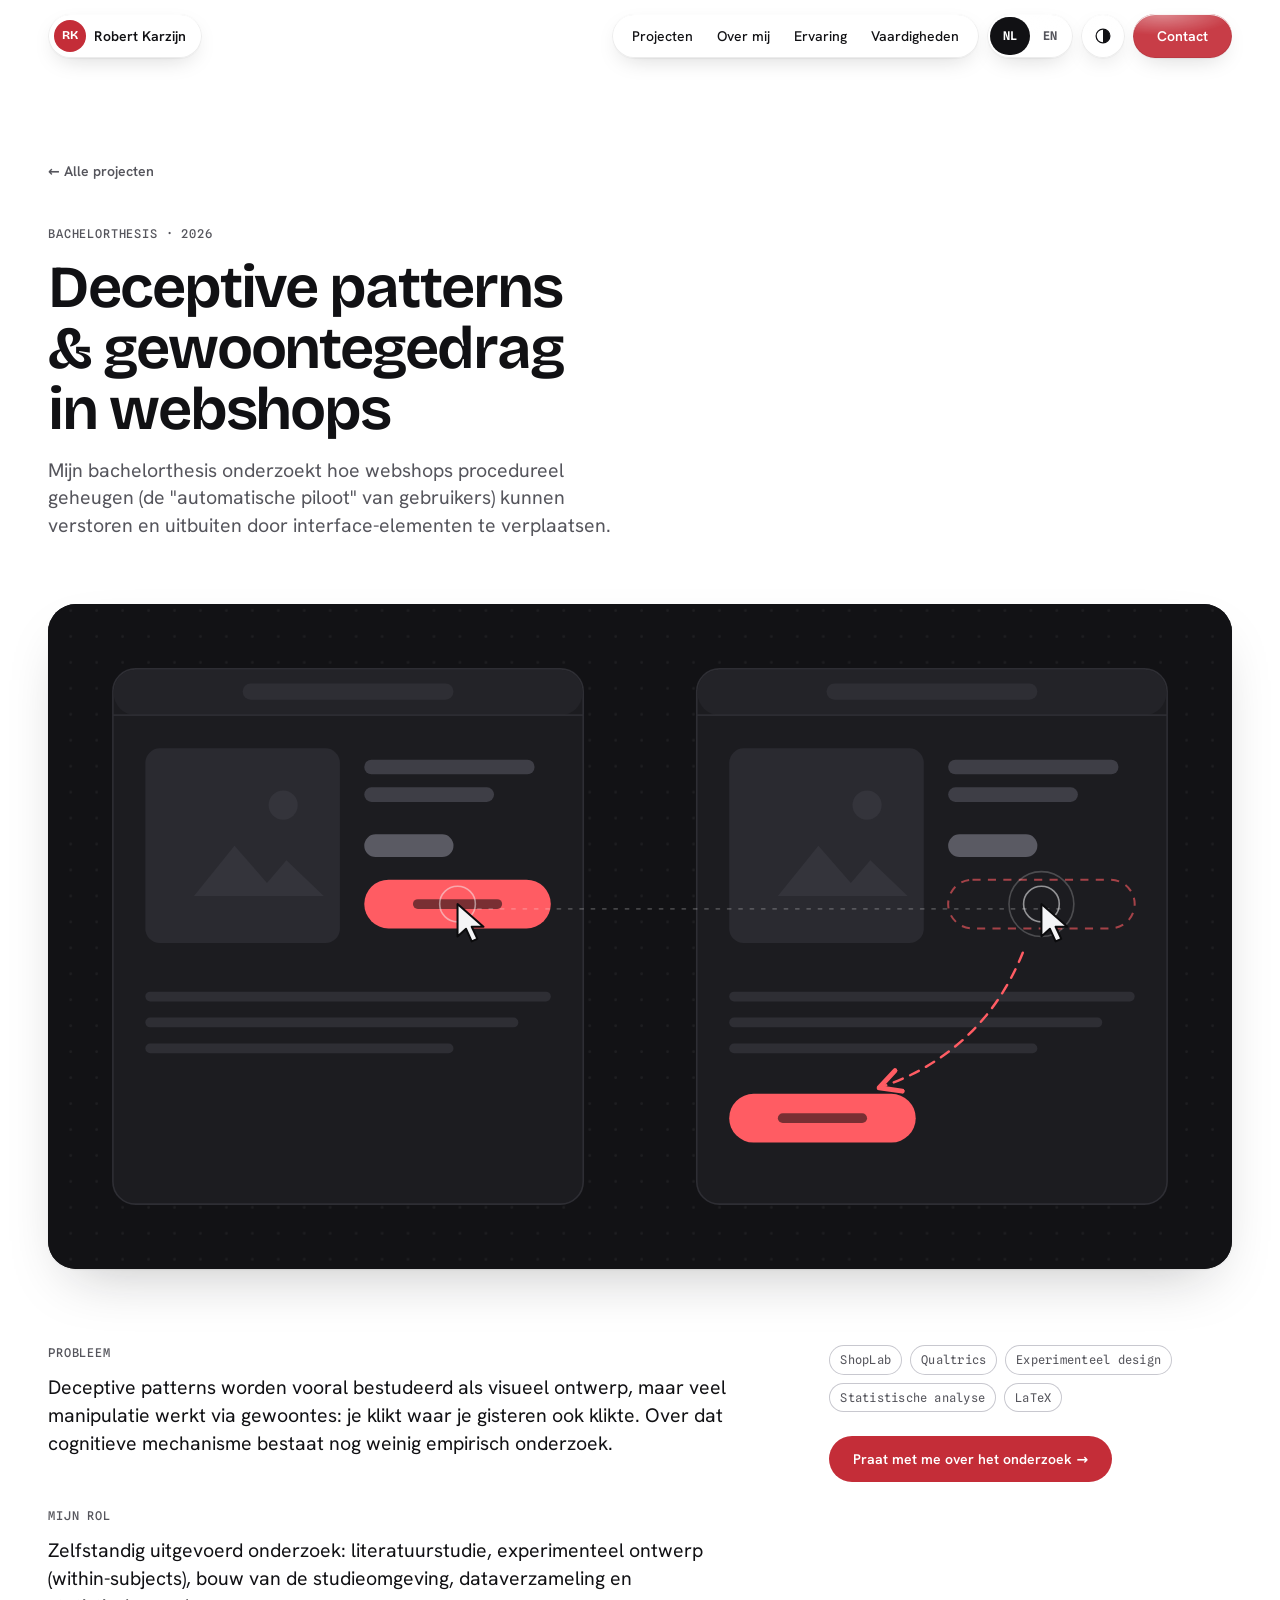
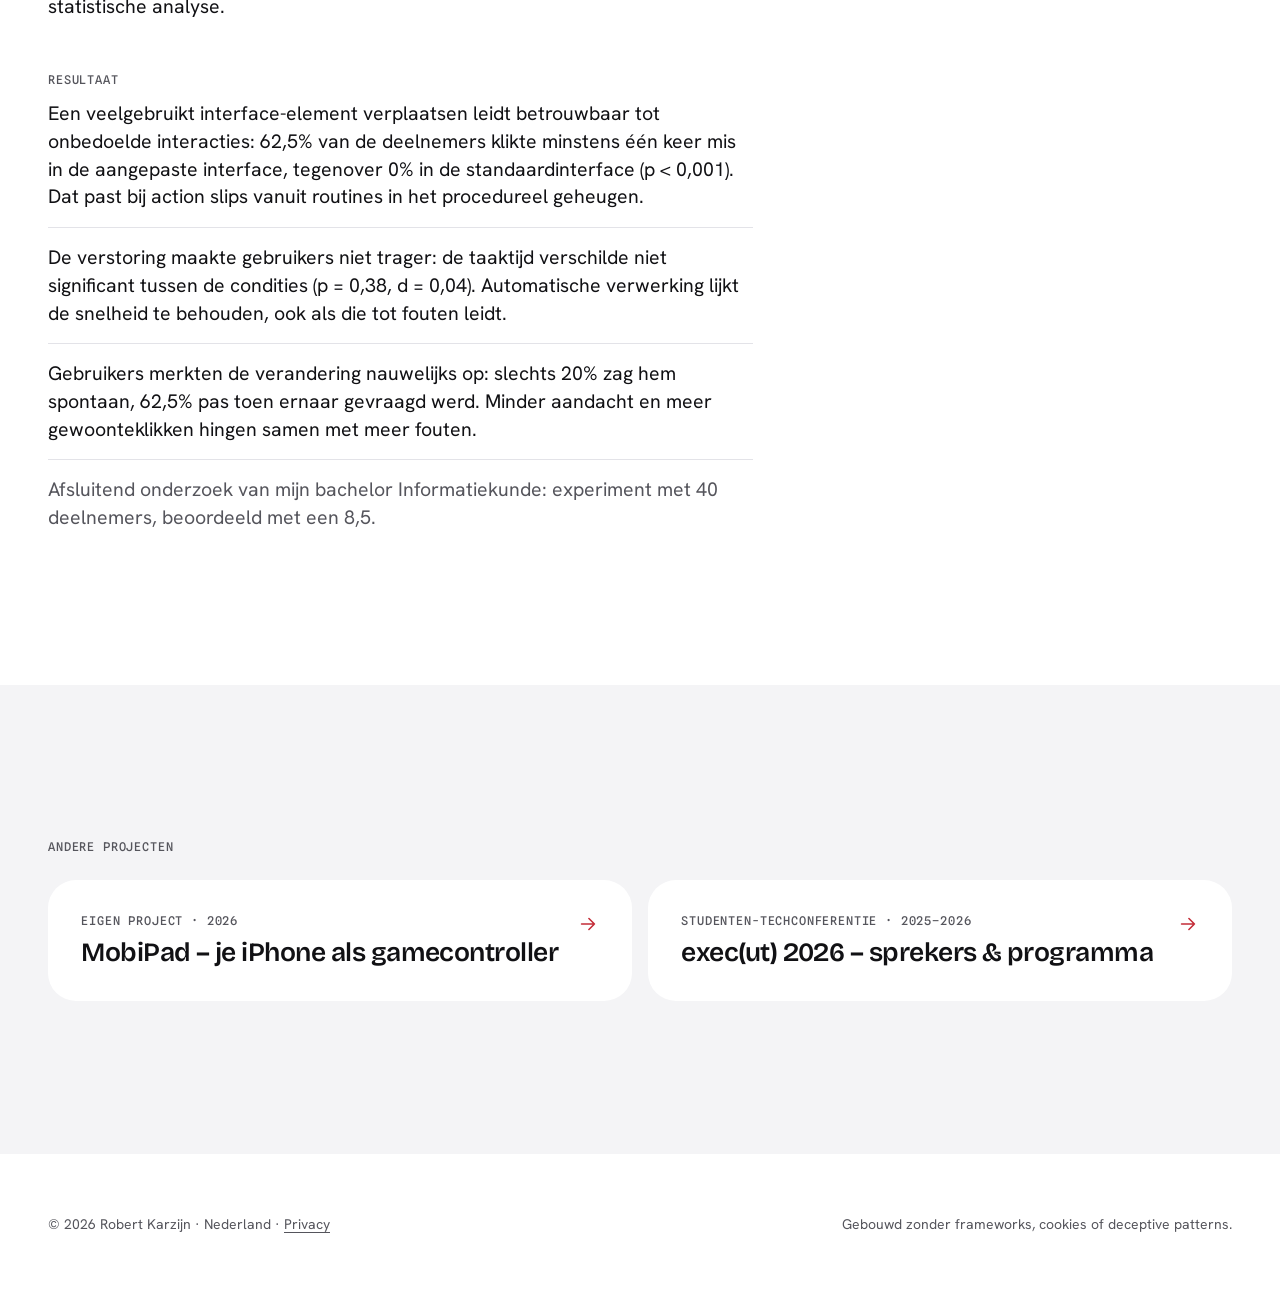
<file: projecten/thesis/index.html>
<!DOCTYPE html>
<html lang="nl">
<head>
<meta charset="UTF-8">
<meta name="viewport" content="width=device-width, initial-scale=1.0">
<!-- Every relative path on this page (assets, JSON, links to #sections of the homepage) resolves from the site root -->
<base href="/">
<title>Deceptive patterns &amp; gewoontegedrag in webshops — Robert Karzijn</title>
<meta name="description" content="Mijn bachelorthesis onderzoekt hoe webshops procedureel geheugen (de &quot;automatische piloot&quot; van gebruikers) kunnen verstoren en uitbuiten door interface-elementen te verplaatsen.">
<meta name="color-scheme" content="light dark">
<meta name="theme-color" content="#FFFFFF" media="(prefers-color-scheme: light)">
<meta name="theme-color" content="#000000" media="(prefers-color-scheme: dark)">
<meta property="og:site_name" content="Robert Karzijn">
<meta property="og:locale" content="nl_NL">
<meta property="og:title" content="Deceptive patterns &amp; gewoontegedrag in webshops — Robert Karzijn">
<meta property="og:description" content="Mijn bachelorthesis onderzoekt hoe webshops procedureel geheugen (de &quot;automatische piloot&quot; van gebruikers) kunnen verstoren en uitbuiten door interface-elementen te verplaatsen.">
<meta property="og:type" content="article">
<meta property="og:url" content="https://robertkarzijn.nl/projecten/thesis/">
<meta property="og:image" content="https://robertkarzijn.nl/assets/img/og-image-v3.png">
<link rel="canonical" href="https://robertkarzijn.nl/projecten/thesis/">
<link rel="icon" type="image/png" sizes="48x48" href="assets/img/favicon-48.png">
<link rel="icon" type="image/png" sizes="32x32" href="assets/img/favicon-32.png">
<link rel="apple-touch-icon" sizes="180x180" href="assets/img/apple-touch-icon.png">
<link rel="preload" href="assets/fonts/bricolage-grotesque-latin-wght.woff2" as="font" type="font/woff2" crossorigin>
<link rel="preload" href="assets/fonts/hanken-grotesk-latin-wght.woff2" as="font" type="font/woff2" crossorigin>
<link rel="stylesheet" href="assets/css/tokens.css">
<link rel="stylesheet" href="assets/css/main.css">
<link rel="modulepreload" href="assets/js/logic.mjs">
<script type="module" src="assets/js/app.js"></script>
<noscript><style>.bar, main, footer { display: none; }</style></noscript>
</head>
<body data-page="project" data-project="thesis">
<noscript>
  <div class="noscript">
    <p lang="nl">Deze pagina heeft JavaScript nodig om de content te tonen. <a href="./">Naar de homepage</a>.</p>
    <p lang="en">This page needs JavaScript to show its content. <a href="./">Go to the homepage</a>.</p>
  </div>
</noscript>

<!-- With <base href="/">, a bare "#main" would point at the homepage, so the skip link names this page -->
<a class="skip-link" href="projecten/thesis/#main" data-t="nav.skip"></a>

<header class="bar" id="bar">
  <div class="bar-inner">
    <a class="wordmark bar-group" href="./" data-keep-lang><span class="wordmark-mark" aria-hidden="true">RK</span><span data-site="name">Robert Karzijn</span></a>
    <div class="bar-panel" id="barPanel">
      <nav class="bar-nav" data-t-aria="nav.label">
        <ul class="bar-group">
          <li><a href="./#projecten" data-keep-lang data-t="nav.projects"></a></li>
          <li><a href="./#over" data-keep-lang data-t="nav.about"></a></li>
          <li><a href="./#ervaring" data-keep-lang data-t="nav.experience"></a></li>
          <li><a href="./#vaardigheden" data-keep-lang data-t="nav.skills"></a></li>
        </ul>
      </nav>
      <div class="prefs">
        <div class="seg glass" role="group" data-t-aria="nav.lang_group">
          <button type="button" data-lang="nl" lang="nl">NL</button>
          <button type="button" data-lang="en" lang="en">EN</button>
        </div>
        <button type="button" class="icon-btn glass" id="themeBtn" data-t-aria="nav.theme">
          <svg viewBox="0 0 24 24" aria-hidden="true"><circle cx="12" cy="12" r="8.25" fill="none" stroke="currentColor" stroke-width="1.5"/><path d="M12 3.75a8.25 8.25 0 0 1 0 16.5z" fill="currentColor"/></svg>
        </button>
      </div>
    </div>
    <a class="pill-cta glass" href="./#contact" data-keep-lang data-t="nav.contact"></a>
    <button type="button" class="icon-btn glass menu-btn" id="menuBtn" aria-expanded="false" aria-controls="barPanel" data-t-aria="nav.menu">
      <svg viewBox="0 0 24 24" aria-hidden="true"><path d="M4 8h16M4 16h16" stroke="currentColor" stroke-width="1.75" stroke-linecap="round"/></svg>
    </button>
  </div>
</header>

<main id="main" tabindex="-1" class="is-loading">
  <article class="pp" aria-labelledby="ppTitle">
    <div class="wrap">
      <a class="back-link" href="./#projecten" data-keep-lang data-t="project_page.back"></a>
      <header class="pp-head">
        <p class="label" id="ppMeta"></p>
        <h1 id="ppTitle"></h1>
        <p class="lead" id="ppIntro"></p>
      </header>
      <div id="ppVisual"></div>
      <div class="pp-body">
        <div>
          <dl class="case" id="ppCase"></dl>
          <div class="pp-story" id="ppStory"></div>
        </div>
        <div class="pp-side">
          <ul class="chips" id="ppTech"></ul>
          <a class="btn btn-primary" id="ppCta"></a>
        </div>
      </div>
    </div>
  </article>
  <nav class="more" aria-labelledby="moreTitle">
    <div class="wrap">
      <h2 class="label" id="moreTitle" data-t="project_page.more"></h2>
      <ul id="ppMore"></ul>
    </div>
  </nav>
</main>

<footer class="foot">
  <div class="wrap">
    <p>© <span id="year"></span> <span data-site="name">Robert Karzijn</span> · <span data-t="footer.location"></span> · <a href="privacy.html" data-keep-lang>Privacy</a></p>
    <p class="foot-note" data-t="footer.note"></p>
  </div>
</footer>

</body>
</html>
</file>
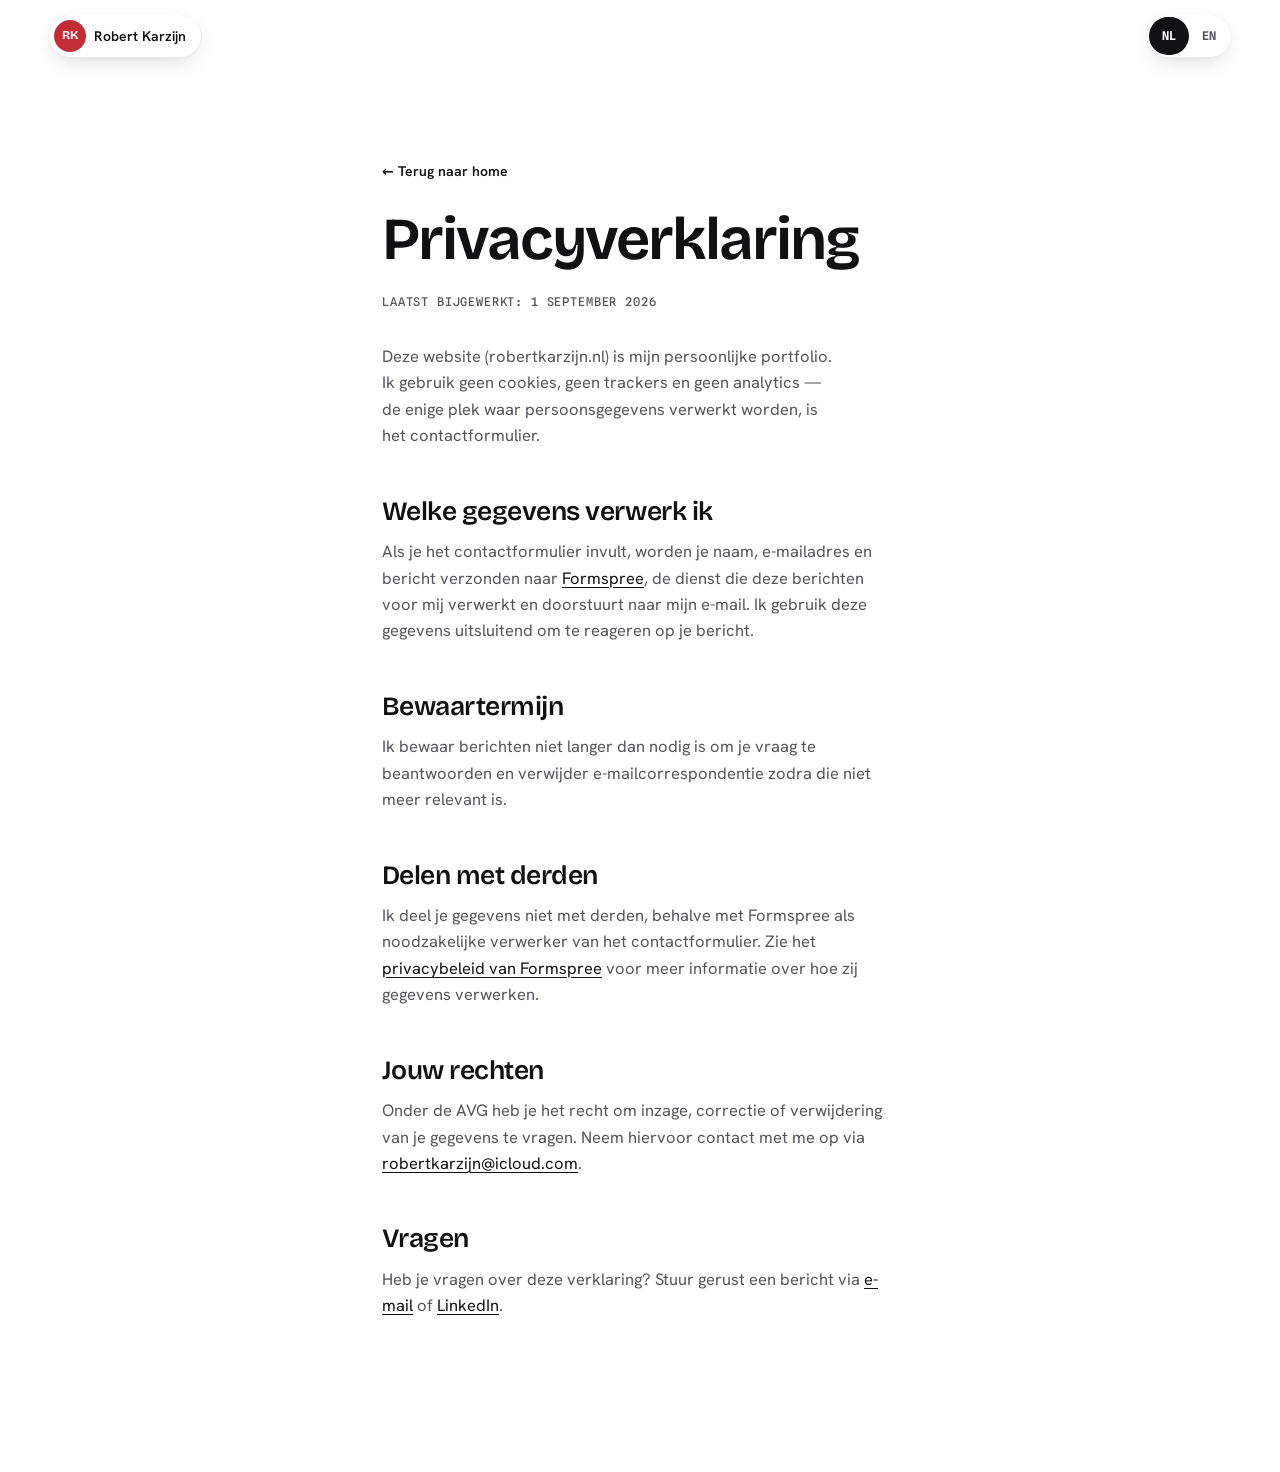
<file: privacy.html>
<!DOCTYPE html>
<html lang="nl">
<head>
<meta charset="UTF-8">
<meta name="viewport" content="width=device-width, initial-scale=1.0">
<title>Privacyverklaring — Robert Karzijn</title>
<meta name="description" content="Privacyverklaring van robertkarzijn.nl: welke gegevens er via het contactformulier verwerkt worden en waarom.">
<link rel="canonical" href="https://robertkarzijn.nl/privacy.html">
<link rel="icon" type="image/png" sizes="48x48" href="assets/img/favicon-48.png">
<meta name="color-scheme" content="light dark">
<link rel="preload" href="assets/fonts/bricolage-grotesque-latin-wght.woff2" as="font" type="font/woff2" crossorigin>
<link rel="preload" href="assets/fonts/hanken-grotesk-latin-wght.woff2" as="font" type="font/woff2" crossorigin>
<link rel="stylesheet" href="assets/css/tokens.css">
<link rel="stylesheet" href="assets/css/main.css">
</head>
<body class="simple">

<header class="bar">
  <div class="bar-inner">
    <a class="wordmark bar-group" href="./" data-home><span class="wordmark-mark" aria-hidden="true">RK</span><span>Robert Karzijn</span></a>
    <div class="seg glass" role="group" aria-label="Taal / Language">
      <button type="button" data-lang="nl" lang="nl" aria-pressed="true">NL</button>
      <button type="button" data-lang="en" lang="en" aria-pressed="false">EN</button>
    </div>
  </div>
</header>

<main class="simple-main">
  <div class="wrap prose">
  <a class="back-link" href="./" data-home data-t="back">← Terug naar home</a>
  <h1 data-t="title">Privacyverklaring</h1>
  <p class="label" data-t="updated">Laatst bijgewerkt: 1 september 2026</p>

  <p data-t="intro">Deze website (robertkarzijn.nl) is mijn persoonlijke portfolio. Ik gebruik geen cookies, geen trackers en geen analytics. De enige plek waar persoonsgegevens verwerkt worden, is het contactformulier.</p>

  <h2 data-t="h_data">Welke gegevens verwerk ik</h2>
  <p data-t-html="p_data">Als je het contactformulier invult, worden je naam, e-mailadres en bericht verzonden naar <a href="https://formspree.io" target="_blank" rel="noopener">Formspree</a>, de dienst die deze berichten voor mij verwerkt en doorstuurt naar mijn e-mail. Ik gebruik deze gegevens uitsluitend om te reageren op je bericht.</p>

  <h2 data-t="h_retention">Bewaartermijn</h2>
  <p data-t="p_retention">Ik bewaar berichten niet langer dan nodig is om je vraag te beantwoorden en verwijder e-mailcorrespondentie zodra die niet meer relevant is.</p>

  <h2 data-t="h_share">Delen met derden</h2>
  <p data-t-html="p_share">Ik deel je gegevens niet met derden, behalve met Formspree als noodzakelijke verwerker van het contactformulier. Zie het <a href="https://formspree.io/legal/privacy-policy/" target="_blank" rel="noopener">privacybeleid van Formspree</a> voor meer informatie over hoe zij gegevens verwerken.</p>

  <h2 data-t="h_rights">Jouw rechten</h2>
  <p data-t-html="p_rights">Onder de AVG heb je het recht om inzage, correctie of verwijdering van je gegevens te vragen. Neem hiervoor contact met me op via <a href="mailto:robertkarzijn@icloud.com">robertkarzijn@icloud.com</a>.</p>

  <h2 data-t="h_questions">Vragen</h2>
  <p data-t-html="p_questions">Heb je vragen over deze verklaring? Stuur gerust een bericht via <a href="mailto:robertkarzijn@icloud.com">e-mail</a> of <a href="https://www.linkedin.com/in/robert-karzijn-260696279" target="_blank" rel="noopener">LinkedIn</a>.</p>
  </div>
</main>

<script>
  (function () {

    var dict = {
      nl: {
        back: "← Terug naar home",
        title: "Privacyverklaring",
        updated: "Laatst bijgewerkt: 1 september 2026",
        intro: "Deze website (robertkarzijn.nl) is mijn persoonlijke portfolio. Ik gebruik geen cookies, geen trackers en geen analytics — de enige plek waar persoonsgegevens verwerkt worden, is het contactformulier.",
        h_data: "Welke gegevens verwerk ik",
        p_data: 'Als je het contactformulier invult, worden je naam, e-mailadres en bericht verzonden naar <a href="https://formspree.io" target="_blank" rel="noopener">Formspree</a>, de dienst die deze berichten voor mij verwerkt en doorstuurt naar mijn e-mail. Ik gebruik deze gegevens uitsluitend om te reageren op je bericht.',
        h_retention: "Bewaartermijn",
        p_retention: "Ik bewaar berichten niet langer dan nodig is om je vraag te beantwoorden en verwijder e-mailcorrespondentie zodra die niet meer relevant is.",
        h_share: "Delen met derden",
        p_share: 'Ik deel je gegevens niet met derden, behalve met Formspree als noodzakelijke verwerker van het contactformulier. Zie het <a href="https://formspree.io/legal/privacy-policy/" target="_blank" rel="noopener">privacybeleid van Formspree</a> voor meer informatie over hoe zij gegevens verwerken.',
        h_rights: "Jouw rechten",
        p_rights: 'Onder de AVG heb je het recht om inzage, correctie of verwijdering van je gegevens te vragen. Neem hiervoor contact met me op via <a href="mailto:robertkarzijn@icloud.com">robertkarzijn@icloud.com</a>.',
        h_questions: "Vragen",
        p_questions: 'Heb je vragen over deze verklaring? Stuur gerust een bericht via <a href="mailto:robertkarzijn@icloud.com">e-mail</a> of <a href="https://www.linkedin.com/in/robert-karzijn-260696279" target="_blank" rel="noopener">LinkedIn</a>.',
        pageTitle: "Privacyverklaring - Robert Karzijn"
      },
      en: {
        back: "← Back to home",
        title: "Privacy Policy",
        updated: "Last updated: September 1, 2026",
        intro: "This website (robertkarzijn.nl) is my personal portfolio. I don't use cookies, trackers or analytics — the only place personal data is processed is the contact form.",
        h_data: "What data I process",
        p_data: 'When you fill in the contact form, your name, email address and message are sent to <a href="https://formspree.io" target="_blank" rel="noopener">Formspree</a>, the service that processes these messages for me and forwards them to my email. I use this data only to respond to your message.',
        h_retention: "Retention period",
        p_retention: "I don't keep messages longer than needed to answer your question, and delete email correspondence once it's no longer relevant.",
        h_share: "Sharing with third parties",
        p_share: 'I don\'t share your data with third parties, except with Formspree as the necessary processor of the contact form. See <a href="https://formspree.io/legal/privacy-policy/" target="_blank" rel="noopener">Formspree\'s privacy policy</a> for more on how they process data.',
        h_rights: "Your rights",
        p_rights: 'Under the GDPR you have the right to request access to, correction of, or deletion of your data. Contact me at <a href="mailto:robertkarzijn@icloud.com">robertkarzijn@icloud.com</a>.',
        h_questions: "Questions",
        p_questions: 'Questions about this policy? Feel free to reach out via <a href="mailto:robertkarzijn@icloud.com">email</a> or <a href="https://www.linkedin.com/in/robert-karzijn-260696279" target="_blank" rel="noopener">LinkedIn</a>.',
        pageTitle: "Privacy Policy - Robert Karzijn"
      }
    };

    var langBtns = document.querySelectorAll("[data-lang]");

    function applyLang(lang) {
      document.documentElement.lang = lang;
      document.title = dict[lang].pageTitle;
      langBtns.forEach(function (btn) {
        btn.setAttribute("aria-pressed", String(btn.dataset.lang === lang));
      });
      document.querySelectorAll("[data-t]").forEach(function (el) {
        el.textContent = dict[lang][el.dataset.t];
      });
      document.querySelectorAll("[data-t-html]").forEach(function (el) {
        el.innerHTML = dict[lang][el.dataset.tHtml];
      });
    }

    // Dutch by default; English lives in the URL (?lang=en) and is stored nowhere
    function homeLinks(lang) {
      document.querySelectorAll("[data-home]").forEach(function (a) {
        a.setAttribute("href", lang === "en" ? "./?lang=en" : "./");
      });
    }
    var initial = new URLSearchParams(location.search).get("lang") === "en" ? "en" : "nl";
    applyLang(initial);
    homeLinks(initial);

    langBtns.forEach(function (btn) {
      btn.addEventListener("click", function () {
        var lang = btn.dataset.lang;
        applyLang(lang);
        homeLinks(lang);
        history.replaceState(null, "", location.pathname + (lang === "en" ? "?lang=en" : "") + location.hash);
      });
    });
  })();
</script>

</body>
</html>
</file>
<file: assets/css/tokens.css>
/* =============================================================
   DESIGN TOKENS — change the entire visual identity here.
   Fonts, colours, type and spacing scales, radii, materials and
   motion are defined only in this file; main.css only refers to them.
   ============================================================= */

/* ---------- Fonts (self-hosted, OFL — see assets/fonts/LICENSE-OFL.txt) ---------- */
/* Variable Latin subsets from Fontsource. Latin covers Dutch, English, German and the euro sign. */
@font-face {
  font-family: "Bricolage Grotesque";
  font-style: normal; font-weight: 200 800; font-display: swap;
  src: url("../fonts/bricolage-grotesque-latin-wght.woff2") format("woff2");
}
@font-face {
  font-family: "Hanken Grotesk";
  font-style: normal; font-weight: 100 900; font-display: swap;
  src: url("../fonts/hanken-grotesk-latin-wght.woff2") format("woff2");
}
@font-face {
  font-family: "Spline Sans Mono";
  font-style: normal; font-weight: 300 700; font-display: swap;
  src: url("../fonts/spline-sans-mono-latin-wght.woff2") format("woff2");
}

:root {
  color-scheme: light;

  /* ---------- Colour roles: light ---------- */
  --canvas: #FFFFFF;          /* page ground */
  --canvas-alt: #F4F4F6;      /* alternate sections and flat tiles */
  --ink: #111114;             /* text */
  --ink-muted: #55555C;       /* secondary text, 7.4:1 on white */
  --hairline: #E3E3E8;
  --hairline-strong: #C8C8CF;
  --accent: #E23C46;          /* brand red: large text, underline, numerals, dots */
  --accent-strong: #C42D38;   /* the same red, deepened to pass AA for small text and behind white text */
  --on-accent: #FFFFFF;       /* text on a red fill */
  --ok: #1D7A45;
  --err: #B42318;

  /* Stage: the dark bands (projects, contact). Dark in both themes; in dark mode it lifts above the page. */
  --stage: #0B0B0D;
  --stage-raised: #18181B;    /* inputs and tiles on the stage */
  --stage-ink: #F4F4F6;
  --stage-muted: #A3A3AB;     /* 8:1 on the stage */
  --stage-hairline: #2A2A2F;
  --stage-hairline-strong: #44444B;
  --stage-accent: #FF5C63;    /* red on dark: 6.3:1 */
  --stage-on-accent: #0B0B0D;
  --stage-ok: #6FD49A;
  --stage-err: #FF9C93;

  /* ---------- Materials: Liquid Glass, only on the functional layer ---------- */
  --glass-tint: rgba(255, 255, 255, .72);         /* behind nav text: keeps ink at AA over any band */
  --glass-tint-strong: rgba(255, 255, 255, .86);  /* small controls */
  --glass-sheet: rgba(255, 255, 255, .93);        /* large glass (the mobile menu): legible even where blur isn't drawn */
  --glass-blur: blur(20px) saturate(170%);
  --glass-edge: inset 0 1px 0 rgba(255, 255, 255, .9), inset 0 0 0 1px rgba(17, 17, 20, .08);
  --glass-shadow: 0 1px 1px rgba(17, 17, 20, .04), 0 8px 24px -10px rgba(17, 17, 20, .22);
  --glass-solid: #FFFFFF;     /* reduced transparency, increased contrast, no backdrop-filter */
  --glass-solid-border: #8A8A92;
  --glass-highlight: rgba(255, 255, 255, .55);    /* the light that follows the pointer */
  --glass-ink-muted: #55555C;  /* secondary text on glass: ≥4.5:1 over the worst background that can scroll beneath */
  /* Glass that sits on a photo (the trailer chip): always light, in both themes */
  --photo-chip-ink: #111114;
  --photo-chip-tint: rgba(255, 255, 255, .86);
  --photo-chip-highlight: rgba(255, 255, 255, .55);
  --photo-chip-solid: #FFFFFF;

  /* ---------- Shadows ---------- */
  --shadow-media: 0 1px 2px rgba(17, 17, 20, .06), 0 24px 60px -24px rgba(17, 17, 20, .28);

  /* ---------- Typography ---------- */
  --font-display: "Bricolage Grotesque", system-ui, sans-serif;
  --font-body: "Hanken Grotesk", system-ui, sans-serif;
  --font-mono: "Spline Sans Mono", ui-monospace, monospace;

  /* Seven sizes, no more */
  --fs-label: 12px;                                 /* mono labels, uppercase */
  --fs-small: 14px;
  --fs-body: 16.5px;
  --fs-lead: clamp(18px, .9rem + .4vw, 21px);
  --fs-title: clamp(21px, .85rem + 1vw, 30px);
  --fs-headline: clamp(34px, 1rem + 3.4vw, 72px);
  --fs-hero: clamp(40px, 1rem + 5.3vw, 96px);

  --lh-body: 1.6;
  --lh-lead: 1.42;
  --lh-title: 1.12;
  --lh-display: 1;
  --track-hero: -.04em;
  --track-headline: -.035em;
  --track-title: -.02em;
  --track-label: .07em;

  /* ---------- Spacing: 4-px base ---------- */
  --space-1: 4px;
  --space-2: 8px;
  --space-3: 12px;
  --space-4: 16px;
  --space-5: 24px;
  --space-6: 32px;
  --space-7: 48px;
  --space-8: 64px;
  --space-9: 96px;
  --space-10: 128px;
  --section-pad: clamp(88px, 12vw, 176px);

  /* ---------- Layout ---------- */
  --maxw: 1280px;
  --measure: 980px;           /* reading width for narrative */
  --gutter: clamp(20px, 4vw, 48px);
  --nav-h: 60px;

  /* ---------- Shape ---------- */
  --radius-sm: 10px;
  --radius: 18px;
  --radius-lg: 28px;
  --radius-pill: 999px;
  --icon-lg: 20px;            /* arrows in tiles */

  /* ---------- Motion ---------- */
  --ease-settle: cubic-bezier(.22, 1, .36, 1);      /* arrivals: close to a critically damped spring */
  --ease-exit: cubic-bezier(.4, 0, 1, 1);
  --dur-press: .12s;
  --dur-state: .22s;
  --dur-reveal: .48s;
  --dur-scale: .72s;
}

/* A critically damped spring (no overshoot) where linear() is supported; the cubic-bezier above is the fallback */
@supports (transition-timing-function: linear(0, 1)) {
  :root {
    --ease-settle: linear(0, .068, .209, .364, .507, .627, .723, .797, .853, .895, .925, .947, .963, .974, .982, .987, .991, .994, .996, .997, 1);
  }
}

/* ---------- Dark theme ----------
   It follows the system unless the visitor picked a theme with the toggle,
   so the same values appear twice: once for the media query, once for the explicit choice. */
@media (prefers-color-scheme: dark) {
  :root:not([data-theme="light"]) {
    color-scheme: dark;
    --canvas: #000000;
    --canvas-alt: #121214;
    --ink: #F4F4F6;
    --ink-muted: #A3A3AB;
    --hairline: #26262A;
    --hairline-strong: #3C3C42;
    --accent: #FF5C63;
    --accent-strong: #FF5C63;
    --on-accent: #0B0B0D;
    --ok: #6FD49A;
    --err: #FF9C93;
    --stage: #1A1A1D;
    --stage-raised: #242428;
    --stage-hairline: #313136;
    --stage-hairline-strong: #4A4A51;
    --glass-tint: rgba(22, 22, 25, .68);
    --glass-tint-strong: rgba(34, 34, 38, .82);
    --glass-sheet: rgba(28, 28, 31, .92);
    --glass-edge: inset 0 1px 0 rgba(255, 255, 255, .14), inset 0 0 0 1px rgba(255, 255, 255, .08);
    --glass-shadow: 0 1px 1px rgba(0, 0, 0, .3), 0 10px 28px -10px rgba(0, 0, 0, .7);
    --glass-solid: #1C1C1F;
    --glass-solid-border: #8E8E96;
    --glass-highlight: rgba(255, 255, 255, .12);
    --glass-ink-muted: #C4C4CC;
    --shadow-media: 0 1px 2px rgba(0, 0, 0, .5), 0 24px 60px -24px rgba(0, 0, 0, .8);
  }
}
:root[data-theme="dark"] {
  color-scheme: dark;
  --canvas: #000000;
  --canvas-alt: #121214;
  --ink: #F4F4F6;
  --ink-muted: #A3A3AB;
  --hairline: #26262A;
  --hairline-strong: #3C3C42;
  --accent: #FF5C63;
  --accent-strong: #FF5C63;
  --on-accent: #0B0B0D;
  --ok: #6FD49A;
  --err: #FF9C93;
  --stage: #1A1A1D;
  --stage-raised: #242428;
  --stage-hairline: #313136;
  --stage-hairline-strong: #4A4A51;
  --glass-tint: rgba(22, 22, 25, .68);
  --glass-tint-strong: rgba(34, 34, 38, .82);
  --glass-sheet: rgba(28, 28, 31, .92);
  --glass-edge: inset 0 1px 0 rgba(255, 255, 255, .14), inset 0 0 0 1px rgba(255, 255, 255, .08);
  --glass-shadow: 0 1px 1px rgba(0, 0, 0, .3), 0 10px 28px -10px rgba(0, 0, 0, .7);
  --glass-solid: #1C1C1F;
  --glass-solid-border: #8E8E96;
  --glass-highlight: rgba(255, 255, 255, .12);
  --glass-ink-muted: #C4C4CC;
  --shadow-media: 0 1px 2px rgba(0, 0, 0, .5), 0 24px 60px -24px rgba(0, 0, 0, .8);
}
</file>
<file: assets/css/main.css>
/* Component styles. Every colour, font, size, radius and duration comes from tokens.css. */

/* ---------- Base ---------- */
* { margin: 0; padding: 0; box-sizing: border-box; }
html { scroll-padding-top: calc(var(--nav-h) + var(--space-5)); -webkit-text-size-adjust: 100%; }
body {
  background: var(--canvas); color: var(--ink);
  font-family: var(--font-body); font-size: var(--fs-body); line-height: var(--lh-body);
  -webkit-font-smoothing: antialiased; text-rendering: optimizeLegibility;
  font-variant-numeric: tabular-nums; /* years and periods line up */
}
::selection { background: var(--accent-strong); color: var(--on-accent); }
a { color: inherit; text-underline-offset: .2em; text-decoration-thickness: 1px; }
img, video { max-width: 100%; height: auto; display: block; }
button { font: inherit; color: inherit; cursor: pointer; }
input, textarea { font: inherit; color: inherit; caret-color: var(--accent); }
:focus-visible { outline: 2px solid var(--accent-strong); outline-offset: 3px; border-radius: 4px; }
main:focus, h1:focus { outline: none; } /* focused only as skip-link / dismissal targets */
/* Until app.js has rendered once: appear in one go instead of shifting, and keep the footer below the fold meanwhile.
   On a slow connection a thin bar shows that something is coming (only after half a second, so fast loads never see it). */
main.is-loading { visibility: hidden; min-height: 100svh; }
main.is-loading::before {
  content: ""; visibility: visible; position: fixed; top: 0; left: 0; right: 0; height: 3px; z-index: 60;
  background: var(--accent-strong); transform-origin: left;
  animation: load-bar 1.4s var(--ease-settle) .5s infinite both;
}
@keyframes load-bar { from { transform: scaleX(0); } to { transform: scaleX(1); opacity: .2; } }

.wrap { max-width: var(--maxw); margin: 0 auto; padding: 0 var(--gutter); }
.hidden, [hidden] { display: none !important; } /* components that set display must still hide */
.sr-only {
  position: absolute; width: 1px; height: 1px; padding: 0; margin: -1px;
  overflow: hidden; clip: rect(0 0 0 0); white-space: nowrap; border: 0;
}
.skip-link {
  position: fixed; left: var(--space-4); top: var(--space-3); z-index: 100;
  background: var(--ink); color: var(--canvas); padding: var(--space-2) var(--space-4);
  border-radius: var(--radius-sm); font-weight: 600; text-decoration: none;
  transform: translateY(-200%);
}
.skip-link:focus { transform: none; }
.load-error { padding: var(--space-10) var(--gutter); text-align: center; }
.noscript { max-width: 60ch; margin: 0 auto; padding: var(--space-8) var(--gutter); }
.noscript h1 { font-family: var(--font-display); font-size: var(--fs-headline); font-weight: 650; letter-spacing: var(--track-headline); line-height: 1.02; margin-bottom: var(--space-5); }
.noscript p + p { margin-top: var(--space-4); color: var(--ink-muted); }

/* ---------- Type roles ---------- */
.label {
  font-family: var(--font-mono); font-size: var(--fs-label); font-weight: 500;
  letter-spacing: var(--track-label); text-transform: uppercase; color: var(--ink-muted); line-height: 1.4;
}
.headline {
  font-family: var(--font-display); font-size: var(--fs-headline); font-weight: 650;
  letter-spacing: var(--track-headline); line-height: 1.02; text-wrap: balance; max-width: 16ch;
}
/* Two-tone section headline: the section's plain name in ink, its line beneath in muted ink (no label above the heading) */
.headline:has(.headline-rest) { max-width: 18ch; }
.headline-rest { display: block; color: var(--ink-muted); }
.title {
  font-family: var(--font-display); font-size: var(--fs-title); font-weight: 600;
  letter-spacing: var(--track-title); line-height: var(--lh-title); text-wrap: balance;
}
.lead { font-size: var(--fs-lead); line-height: var(--lh-lead); color: var(--ink-muted); max-width: 40ch; text-wrap: pretty; }
p { text-wrap: pretty; }

/* ---------- Liquid Glass: the functional layer only ----------
   Translucent material that floats over the content: a blur with a little saturation, a fine light edge
   that suggests thickness, a soft shadow, and a highlight that follows hover and press.
   Solid whenever transparency could hurt legibility or isn't supported (see the fallbacks below). */
.glass {
  position: relative; isolation: isolate;
  background: var(--glass-tint-strong);
  -webkit-backdrop-filter: var(--glass-blur); backdrop-filter: var(--glass-blur);
  box-shadow: var(--glass-edge), var(--glass-shadow);
  transition: background-color var(--dur-state) var(--ease-settle), transform var(--dur-press) var(--ease-settle), box-shadow var(--dur-state);
}
.glass::before { /* the light catching the edge; it brightens and shifts on hover */
  content: ""; position: absolute; inset: 0; border-radius: inherit; pointer-events: none; z-index: -1;
  background: radial-gradient(120% 80% at 30% 0%, var(--glass-highlight), transparent 60%);
  opacity: .7; transition: opacity var(--dur-state), background-position var(--dur-state);
}
@media (hover: hover) {
  a.glass:hover::before, button.glass:hover::before { opacity: 1; background: radial-gradient(120% 90% at 50% 0%, var(--glass-highlight), transparent 70%); }
}
a.glass:active, button.glass:active { transform: scale(.97); }
/* ---------- Buttons and links ---------- */
.btn {
  display: inline-flex; align-items: center; justify-content: center; gap: var(--space-2);
  min-height: 46px; padding: 0 var(--space-5); border-radius: var(--radius-pill);
  font-weight: 600; font-size: var(--fs-small); text-decoration: none; border: 0; white-space: nowrap;
  transition: background-color var(--dur-state) var(--ease-settle), color var(--dur-state), transform var(--dur-press) var(--ease-settle), box-shadow var(--dur-state);
}
.btn:active { transform: scale(.97); }
.btn-primary { background: var(--accent-strong); color: var(--on-accent); }
@media (hover: hover) { .btn-primary:hover { background: var(--ink); color: var(--canvas); } }
.btn-quiet { background: var(--canvas-alt); color: var(--ink); box-shadow: inset 0 0 0 1px var(--hairline); }
@media (hover: hover) { .btn-quiet:hover { box-shadow: inset 0 0 0 1px var(--ink); } }
.btn:disabled { opacity: .5; cursor: progress; }
.text-link {
  display: inline-flex; align-items: center; gap: .3em; min-height: 44px;
  font-weight: 600; text-decoration: none; color: var(--ink);
}
.text-link:hover { text-decoration: underline; }
.icon { width: 1.1em; height: 1.1em; flex: none; }

/* ---------- Navigation: floating glass groups ---------- */
.bar {
  position: fixed; top: 0; left: 0; right: 0; z-index: 50; pointer-events: none;
  padding: var(--space-3) var(--gutter) 0;
  transition: transform var(--dur-reveal) var(--ease-settle);
}
.bar.tucked { transform: translateY(calc(-100% - var(--space-3))); transition-timing-function: var(--ease-exit); transition-duration: calc(var(--dur-reveal) * .65); }
.bar-inner {
  max-width: calc(var(--maxw) - 2 * var(--gutter) + 2 * var(--space-3)); margin: 0 auto;
  display: flex; align-items: center; gap: var(--space-2); height: 48px;
}
.bar-inner > *, .bar-panel > * { pointer-events: auto; }
.bar-group, .bar-panel { /* glass without its own button behaviour */
  background: var(--glass-tint);
  -webkit-backdrop-filter: var(--glass-blur); backdrop-filter: var(--glass-blur);
  box-shadow: var(--glass-edge), var(--glass-shadow);
}
.wordmark {
  display: inline-flex; align-items: center; gap: var(--space-2); height: 44px; padding: 0 var(--space-4) 0 6px;
  border-radius: var(--radius-pill); text-decoration: none; font-weight: 600; font-size: var(--fs-small);
}
.wordmark-mark {
  display: grid; place-items: center; width: 32px; height: 32px; border-radius: 50%;
  background: var(--accent-strong); color: var(--on-accent);
  font-family: var(--font-display); font-size: var(--fs-label); font-weight: 700; letter-spacing: -.02em;
}
.bar-panel { /* desktop: one row of links, then the preferences */
  display: flex; align-items: center; gap: var(--space-2); margin-left: auto;
  background: none; box-shadow: none; -webkit-backdrop-filter: none; backdrop-filter: none;
}
.bar-nav ul {
  list-style: none; display: flex; align-items: center; height: 44px; padding: 0 var(--space-2);
  border-radius: var(--radius-pill);
}
.bar-nav a {
  display: inline-flex; align-items: center; height: 36px; padding: 0 var(--space-3);
  border-radius: var(--radius-pill); text-decoration: none; font-size: var(--fs-small); font-weight: 500;
  transition: background-color var(--dur-state);
}
.bar-nav a:hover { background: var(--glass-highlight); }
.bar-nav a[aria-current] { background: var(--glass-highlight); box-shadow: inset 0 0 0 1px var(--hairline-strong); }
.prefs { display: flex; align-items: center; gap: var(--space-2); }
.seg { display: inline-flex; padding: 3px; height: 44px; border-radius: var(--radius-pill); align-items: center; }
.seg button {
  height: 38px; min-width: 40px; padding: 0 var(--space-3); border: 0; border-radius: var(--radius-pill);
  background: none; font-family: var(--font-mono); font-size: var(--fs-label); font-weight: 600; letter-spacing: .04em; color: var(--glass-ink-muted);
  transition: background-color var(--dur-state) var(--ease-settle), color var(--dur-state);
}
.seg button[aria-pressed="true"] { background: var(--ink); color: var(--canvas); }
.icon-btn {
  display: inline-grid; place-items: center; width: 44px; height: 44px; border-radius: 50%; border: 0;
}
.icon-btn svg { width: 20px; height: 20px; }
.pill-cta {
  display: inline-flex; align-items: center; height: 44px; padding: 0 var(--space-5); border-radius: var(--radius-pill);
  text-decoration: none; font-weight: 600; font-size: var(--fs-small);
  background: color-mix(in srgb, var(--accent-strong) 92%, transparent); color: var(--on-accent);
}
@media (hover: hover) { .pill-cta:hover { background: var(--accent-strong); } }
.menu-btn { display: none; }

/* Below 900px (keep in sync with app.js): links and preferences fold into a glass sheet under the menu button */
@media (max-width: 900px) {
  .menu-btn { display: inline-grid; }
  .pill-cta { margin-left: auto; }
  .bar-panel {
    position: absolute; top: calc(100% + var(--space-2)); left: var(--gutter); right: var(--gutter);
    flex-direction: column; align-items: stretch; gap: var(--space-4); padding: var(--space-4);
    border-radius: var(--radius-lg); margin: 0;
    background: var(--glass-sheet); box-shadow: var(--glass-edge), var(--glass-shadow);
    -webkit-backdrop-filter: var(--glass-blur); backdrop-filter: var(--glass-blur);
    opacity: 0; visibility: hidden; transform: translateY(-8px) scale(.98); transform-origin: top right;
    transition: opacity var(--dur-state) var(--ease-exit), transform var(--dur-state) var(--ease-exit), visibility 0s var(--dur-state);
  }
  .bar-panel.open {
    opacity: 1; visibility: visible; transform: none;
    transition: opacity var(--dur-state) var(--ease-settle), transform var(--dur-reveal) var(--ease-settle), visibility 0s;
  }
  .bar-nav ul { flex-direction: column; align-items: stretch; height: auto; padding: 0; background: none; box-shadow: none; -webkit-backdrop-filter: none; backdrop-filter: none; }
  .bar-nav a { height: 48px; font-size: var(--fs-lead); font-family: var(--font-display); font-weight: 600; padding: 0 var(--space-3); }
  .prefs { justify-content: space-between; padding-top: var(--space-3); border-top: 1px solid var(--hairline); }
  .prefs .glass { box-shadow: inset 0 0 0 1px var(--hairline); background: transparent; -webkit-backdrop-filter: none; backdrop-filter: none; }
  .prefs .seg { height: 50px; }
  .prefs .seg button { height: 44px; min-width: 52px; }
}
@media (max-width: 370px) { .wordmark > span:last-child { display: none; } .wordmark { padding-right: 6px; } }

/* ---------- Hero ---------- */
.hero { padding: calc(var(--nav-h) + clamp(32px, 6vw, 88px)) 0 var(--section-pad); }
/* Two lines on every screen wide enough for the forced break: the size is capped so the longest line fits the column.
   --hero-em is the width of the longest headline line in em (measured: Dutch 10.13, English 11.46, plus a small margin).
   If hero.title changes in content/*.json, re-measure these two values. */
.hero > .wrap { container-type: inline-size; }
.hero-title {
  --hero-em: 10.35;
  font-family: var(--font-display); font-size: var(--fs-hero); font-weight: 650;
  letter-spacing: var(--track-hero); line-height: var(--lh-display); text-wrap: balance;
}
.hero-title:lang(en) { --hero-em: 11.7; }
/* Behind @supports: with var() inside, an unsupported value would drop the headline to body size instead of the size above */
@supports (font-size: 1cqi) {
  .hero-title { font-size: min(var(--fs-hero), 100cqi / var(--hero-em)); }
}
.hero-title em { font-style: normal; color: var(--accent); position: relative; white-space: nowrap; }
/* The drawn underline: a hand-drawn stroke that draws once on load, sits still under reduced motion */
.hero-title em::after {
  content: ""; position: absolute; left: -.02em; right: -.04em; bottom: -.1em; height: .16em;
  background: currentColor;
  -webkit-mask: url("data:image/svg+xml,%3Csvg xmlns='http://www.w3.org/2000/svg' viewBox='0 0 200 16' preserveAspectRatio='none'%3E%3Cpath d='M3 11C40 6 95 4 197 7' fill='none' stroke='black' stroke-width='5' stroke-linecap='round'/%3E%3C/svg%3E") center / 100% 100% no-repeat;
  mask: url("data:image/svg+xml,%3Csvg xmlns='http://www.w3.org/2000/svg' viewBox='0 0 200 16' preserveAspectRatio='none'%3E%3Cpath d='M3 11C40 6 95 4 197 7' fill='none' stroke='black' stroke-width='5' stroke-linecap='round'/%3E%3C/svg%3E") center / 100% 100% no-repeat;
  clip-path: inset(0 0 0 0);
}
/* What Robert is looking for, straight under the headline */
.hero-seeking {
  display: inline-flex; align-items: center; gap: var(--space-3); margin-top: clamp(24px, 3vw, 40px);
  font-weight: 600; line-height: 1.35;
}
.hero-seeking-dot { flex: none; width: 8px; height: 8px; border-radius: 50%; background: var(--ok); box-shadow: 0 0 0 4px color-mix(in srgb, var(--ok) 18%, transparent); }
.hero-body {
  display: grid; grid-template-columns: minmax(0, 7fr) minmax(0, 4fr); gap: var(--space-7) var(--space-8);
  margin-top: clamp(24px, 3vw, 40px); align-items: start;
}
.hero-copy .lead { max-width: 44ch; color: var(--ink-muted); }
.actions { display: flex; flex-wrap: wrap; gap: var(--space-3); margin-top: var(--space-6); }
.hero-now { padding-top: var(--space-1); }
.hero-now h2 { margin-bottom: var(--space-4); }
.hero-now ul { list-style: none; display: grid; gap: var(--space-4); }
.hero-now li { display: grid; gap: 2px; padding-left: var(--space-4); position: relative; }
.hero-now li::before { content: ""; position: absolute; left: 0; top: .62em; width: 6px; height: 6px; border-radius: 50%; background: var(--accent); }
.now-role { font-weight: 600; line-height: 1.35; }
.now-org { font-size: var(--fs-small); color: var(--ink-muted); }

/* The proof strip: four highlights on a hairline, each a link to its evidence further down */
.proof {
  list-style: none; display: grid; grid-template-columns: repeat(4, minmax(0, 1fr)); gap: 0 var(--space-6);
  margin-top: clamp(48px, 6vw, 88px); border-top: 1px solid var(--hairline-strong);
}
.proof a, .proof div {
  position: relative; display: grid; align-content: start; gap: var(--space-1);
  padding: var(--space-4) var(--space-6) var(--space-4) 0; text-decoration: none; color: inherit; height: 100%;
}
.proof-title { font-weight: 600; line-height: 1.35; margin-top: var(--space-1); }
.proof-text { font-size: var(--fs-small); line-height: 1.45; color: var(--ink-muted); }
.proof-arrow { position: absolute; top: var(--space-4); right: 0; display: flex; color: var(--accent-strong); transition: transform var(--dur-state) var(--ease-settle); }
@media (hover: hover) {
  .proof a:hover .proof-title { text-decoration: underline; text-underline-offset: .2em; }
  .proof a:hover .proof-arrow { transform: translateX(3px); }
}
@media (max-width: 900px) { .proof { grid-template-columns: repeat(2, minmax(0, 1fr)); } .proof li:nth-child(n + 3) { border-top: 1px solid var(--hairline); } }
@media (max-width: 560px) {
  .proof { grid-template-columns: minmax(0, 1fr); }
  .proof li + li { border-top: 1px solid var(--hairline); }
  .proof a, .proof div { padding-top: var(--space-3); padding-bottom: var(--space-3); }
}

/* The honest note: the site's answer to a cookie banner, on glass */
.honest {
  display: inline-flex; align-items: center; gap: var(--space-3); margin-top: clamp(40px, 6vw, 72px);
  max-width: 100%; padding: var(--space-2) var(--space-2) var(--space-2) var(--space-4); border-radius: var(--radius-pill);
}
.honest-dot { flex: none; width: 8px; height: 8px; border-radius: 50%; background: var(--ok); }
.honest p { font-size: var(--fs-small); line-height: 1.4; }
.honest-btn {
  flex: none; min-height: 44px; padding: 0 var(--space-4); border-radius: var(--radius-pill); border: 0;
  background: var(--ink); color: var(--canvas); font-size: var(--fs-label); font-weight: 600;
}

/* The session: the intro video as recorded footage, with its coding log beside it */
.session {
  display: grid; grid-template-columns: minmax(0, 8fr) minmax(0, 3fr); gap: var(--space-6);
  margin-top: clamp(40px, 7vw, 96px); align-items: center;
}
.session-stage {
  position: relative; border-radius: var(--radius-lg); overflow: hidden; background: var(--stage);
  aspect-ratio: 16 / 9; box-shadow: var(--shadow-media);
}
.session-stage video { width: 100%; height: 100%; object-fit: cover; }
.video-btn {
  position: absolute; left: var(--space-4); bottom: var(--space-4);
  display: inline-flex; align-items: center; gap: var(--space-2); min-height: 44px; padding: 0 var(--space-4) 0 var(--space-3);
  border: 0; border-radius: var(--radius-pill); font-size: var(--fs-small); font-weight: 600;
}
.video-btn svg { width: 18px; height: 18px; }
.session-log .label { margin-bottom: var(--space-4); }
.session-log ol { list-style: none; display: grid; gap: var(--space-1); }
.session-log li {
  display: grid; grid-template-columns: 7.2ch 1fr; gap: var(--space-3); align-items: baseline;
  padding: var(--space-2) 0; border-top: 1px solid var(--hairline); color: var(--ink-muted);
  transition: color var(--dur-state) var(--ease-settle);
}
.session-log .when { font-family: var(--font-mono); font-size: var(--fs-label); }
.session-log li.is-done { color: var(--ink); }
.session-log li.is-now { color: var(--ink); }
.session-log li.is-now .when { color: var(--accent-strong); }
.session-log li.is-now span:last-child { font-weight: 600; }

@media (max-width: 900px) {
  .hero-body { grid-template-columns: minmax(0, 1fr); }
  .session { grid-template-columns: minmax(0, 1fr); }
}
@media (max-width: 560px) {
  .hero-title br { display: none; } /* the forced break suits wide screens; on phones the line wraps on its own */
  .hero-title, .hero-title:lang(en) { font-size: var(--fs-hero); }
  .actions .btn { flex: 1 1 auto; }
  .honest { flex-wrap: wrap; border-radius: var(--radius); padding: var(--space-3) var(--space-4); }
  .session { gap: var(--space-4); }
  .session-stage { border-radius: var(--radius); }
  .session-log .label { margin-bottom: var(--space-2); }
  .session-log li { padding: 6px 0; }
}

/* ---------- Sections ---------- */
.sect { padding: var(--section-pad) 0; }
.sect-alt { background: var(--canvas-alt); }
.sect-head { margin-bottom: clamp(48px, 7vw, 104px); display: grid; gap: var(--space-4); }
.sect-head .lead { margin-top: var(--space-2); }

/* ---------- About ---------- */
/* Narrative on the left, portrait on the right (in the DOM the portrait comes first, so phones show it above the text) */
.about { display: grid; grid-template-columns: minmax(0, 7fr) minmax(0, 5fr); gap: clamp(32px, 6vw, 96px); align-items: start; }
.about-copy { grid-column: 1; grid-row: 1; }
.portrait { grid-column: 2; grid-row: 1; border-radius: var(--radius-lg); overflow: hidden; background: var(--canvas); position: sticky; top: calc(var(--nav-h) + var(--space-6)); }
.portrait img { width: 100%; aspect-ratio: 960 / 1044; object-fit: cover; }
.about-text { display: grid; gap: var(--space-5); max-width: 62ch; }
.about-text p:first-child { font-size: var(--fs-lead); line-height: var(--lh-lead); color: var(--ink); }
.about-text p:not(:first-child) { color: var(--ink-muted); }
.facts { margin-top: clamp(40px, 5vw, 64px); display: grid; }
.facts div { display: grid; grid-template-columns: minmax(110px, 1fr) minmax(0, 3fr); gap: var(--space-4); padding: var(--space-4) 0; border-top: 1px solid var(--hairline); }
.facts div:last-child { border-bottom: 1px solid var(--hairline); }
.facts dt { padding-top: .25em; }
.facts dd { font-weight: 500; }
@media (max-width: 760px) {
  .about { grid-template-columns: minmax(0, 1fr); }
  .about-copy, .portrait { grid-column: auto; grid-row: auto; }
  .portrait { position: static; max-width: 420px; }
  .facts div { grid-template-columns: minmax(0, 1fr); gap: var(--space-1); }
}

/* Arrow in a link tile (project pages, "more projects") */
.tile-arrow { position: absolute; top: clamp(24px, 2.6vw, 40px); right: clamp(24px, 2.6vw, 40px); display: flex; font-size: var(--icon-lg); color: var(--accent-strong); }

/* ---------- Pillars ---------- */
.pillars { list-style: none; display: grid; grid-template-columns: repeat(3, minmax(0, 1fr)); gap: clamp(32px, 4vw, 64px); }
.pillar { display: grid; align-content: start; gap: var(--space-4); padding-top: var(--space-5); border-top: 1px solid var(--hairline-strong); }
.pillar-no { font-family: var(--font-display); font-size: clamp(52px, 5.4vw, 86px); font-weight: 600; line-height: .9; letter-spacing: -.05em; color: var(--accent); }
.pillar-promise { font-size: var(--fs-lead); line-height: var(--lh-lead); font-weight: 500; text-wrap: balance; }
.pillar-text { color: var(--ink-muted); }
.tools-label { margin-top: var(--space-4); }
.tools { list-style: none; display: grid; }
.tools li { padding: var(--space-2) 0; border-bottom: 1px solid var(--hairline); }
.tools li:first-child { border-top: 1px solid var(--hairline); }
@media (max-width: 860px) { .pillars { grid-template-columns: minmax(0, 1fr); } }

/* ---------- Dark stages (projects, contact) ----------
   The ground is a pseudo-element, so the scroll-linked widening (app.js sets --stage-p from 0 to 1)
   scales only the ground, never the text. Without JS or under reduced motion --stage-p stays 1: full bleed. */
.stage {
  position: relative; isolation: isolate; color: var(--stage-ink); background: transparent;
  --ink: var(--stage-ink); --ink-muted: var(--stage-muted); --hairline: var(--stage-hairline); --hairline-strong: var(--stage-hairline-strong);
  --accent: var(--stage-accent); --accent-strong: var(--stage-accent); --on-accent: var(--stage-on-accent);
  --ok: var(--stage-ok); --err: var(--stage-err); --canvas: var(--stage); --canvas-alt: var(--stage-raised);
}
.stage::before {
  content: ""; position: absolute; inset: 0; z-index: -1; background: var(--stage);
  border-radius: calc((1 - var(--stage-p, 1)) * var(--radius-lg) * 2);
  transform: scaleX(calc(.94 + .06 * var(--stage-p, 1)));
  will-change: transform;
}
.stage ::selection { background: var(--stage-accent); color: var(--stage-on-accent); }

/* ---------- Projects: sticky storytelling ---------- */
.projects { list-style: none; display: grid; gap: clamp(96px, 12vw, 176px); }
.project-visual { display: block; position: relative; border-radius: var(--radius-lg); overflow: hidden; background: var(--stage-raised); }
.project-visual img { width: 100%; max-height: 720px; object-fit: cover; }
a.project-visual img { transition: transform var(--dur-scale) var(--ease-settle); }
@media (hover: hover) { a.project-visual:hover img { transform: scale(1.02); } }
.play-chip {
  position: absolute; left: var(--space-4); bottom: var(--space-4);
  display: inline-flex; align-items: center; gap: var(--space-2); min-height: 44px; padding: 0 var(--space-4) 0 var(--space-3);
  border-radius: var(--radius-pill); font-weight: 600; font-size: var(--fs-small); color: var(--photo-chip-ink);
  --glass-tint-strong: var(--photo-chip-tint); --glass-highlight: var(--photo-chip-highlight); --glass-solid: var(--photo-chip-solid); /* always light: it sits on a photo */
}
.play-chip svg { width: 16px; height: 16px; }
.project-body { display: grid; grid-template-columns: minmax(0, 5fr) minmax(0, 7fr); gap: clamp(32px, 6vw, 96px); margin-top: clamp(32px, 4vw, 56px); align-items: start; }
.project-side { position: sticky; top: calc(var(--nav-h) + var(--space-6)); display: grid; gap: var(--space-4); }
.project-side .title { font-size: clamp(26px, .9rem + 1.8vw, 42px); letter-spacing: var(--track-headline); line-height: 1.04; }
.project-intro { color: var(--ink-muted); }
.chips { list-style: none; display: flex; flex-wrap: wrap; gap: var(--space-2); }
.chips li { font-family: var(--font-mono); font-size: var(--fs-label); letter-spacing: .02em; padding: 5px 11px; border-radius: var(--radius-pill); box-shadow: inset 0 0 0 1px var(--hairline-strong); color: var(--ink-muted); }
.project-links { display: flex; flex-wrap: wrap; align-items: center; gap: var(--space-3) var(--space-5); margin-top: var(--space-2); }
.case { display: grid; gap: clamp(32px, 4vw, 56px); }
.case div { display: grid; gap: var(--space-3); }
.case dd { font-size: var(--fs-lead); line-height: var(--lh-lead); text-wrap: pretty; }
/* Several findings: hairline-ruled entries, the last one (the context line) quieter */
.case-list { list-style: none; display: grid; }
.case-list li { padding: var(--space-4) 0; border-top: 1px solid var(--hairline); }
.case-list li:first-child { padding-top: 0; border-top: 0; }
.case-list li:last-child { padding-bottom: 0; color: var(--ink-muted); }
@media (max-width: 860px) {
  .project-body { grid-template-columns: minmax(0, 1fr); }
  .project-side { position: static; }
}

/* ---------- Photo interludes ---------- */
.interlude { margin: 0; }
.interlude img { width: 100%; aspect-ratio: 21 / 9; object-fit: cover; }
.interlude figcaption { padding-top: var(--space-3); padding-bottom: var(--space-3); }
@media (max-width: 560px) { .interlude img { aspect-ratio: 4 / 3; } }

/* ---------- Experience: one ledger ---------- */
.ledger { list-style: none; border-top: 1px solid var(--hairline-strong); }
.row { display: grid; grid-template-columns: minmax(150px, 3fr) minmax(0, 9fr); gap: var(--space-5); padding: var(--space-6) 0; border-bottom: 1px solid var(--hairline); }
.row-side { display: flex; flex-direction: column; align-items: flex-start; gap: var(--space-2); padding-top: .45em; }
.when { font-family: var(--font-mono); font-size: var(--fs-label); color: var(--ink-muted); }
.now-tag {
  display: inline-flex; align-items: center; gap: 6px; font-family: var(--font-mono); font-size: var(--fs-label); font-weight: 600;
  letter-spacing: var(--track-label); text-transform: uppercase; color: var(--accent-strong);
}
.now-tag::before { content: ""; width: 7px; height: 7px; border-radius: 50%; background: currentColor; }
.row-main { display: grid; gap: var(--space-1); max-width: 72ch; }
.row-title { font-family: var(--font-display); font-size: var(--fs-title); font-weight: 600; letter-spacing: var(--track-title); line-height: var(--lh-title); margin-top: var(--space-1); }
.row-org { color: var(--ink-muted); }
details { margin-top: var(--space-3); }
summary {
  display: inline-flex; align-items: center; gap: var(--space-2); min-height: 44px; cursor: pointer; list-style: none;
  font-weight: 600; font-size: var(--fs-small);
}
summary::-webkit-details-marker { display: none; }
summary::after { /* a drawn plus that turns into a cross when open */
  content: ""; width: 14px; height: 14px; background: var(--accent-strong);
  -webkit-mask: url("data:image/svg+xml,%3Csvg xmlns='http://www.w3.org/2000/svg' viewBox='0 0 24 24'%3E%3Cpath d='M12 4v16M4 12h16' stroke='black' stroke-width='2.25' stroke-linecap='round'/%3E%3C/svg%3E") center / contain no-repeat;
  mask: url("data:image/svg+xml,%3Csvg xmlns='http://www.w3.org/2000/svg' viewBox='0 0 24 24'%3E%3Cpath d='M12 4v16M4 12h16' stroke='black' stroke-width='2.25' stroke-linecap='round'/%3E%3C/svg%3E") center / contain no-repeat;
  transition: transform var(--dur-state) var(--ease-settle);
}
details[open] summary::after { transform: rotate(45deg); }
details p, .roles { color: var(--ink-muted); padding: var(--space-2) 0 var(--space-3); max-width: 64ch; }
.roles dt { color: var(--ink); font-weight: 600; margin-top: var(--space-3); }
.roles dt:first-child { margin-top: 0; }

/* The Amac growth: a featured card with the progression as three steps on one line */
.row-group { background: var(--canvas-alt); border-radius: var(--radius-lg); border: 0; padding: clamp(24px, 3vw, 40px); margin: var(--space-5) 0; }
.row-group + .row { border-top: 1px solid var(--hairline); }
.steps { list-style: none; display: grid; grid-template-columns: repeat(3, minmax(0, 1fr)); gap: var(--space-3); margin-top: var(--space-5); counter-reset: step; }
.steps li { position: relative; display: grid; gap: var(--space-1); padding-top: var(--space-5); border-top: 2px solid var(--hairline-strong); }
.steps li::before { content: ""; position: absolute; top: -7px; left: 0; width: 12px; height: 12px; border-radius: 50%; background: var(--canvas-alt); box-shadow: inset 0 0 0 2px var(--hairline-strong); }
.steps li[aria-current="step"] { border-top-color: var(--accent); }
.steps li[aria-current="step"]::before { background: var(--accent); box-shadow: none; }
.step-title { font-weight: 600; line-height: 1.3; }
@media (max-width: 760px) {
  .row { grid-template-columns: minmax(0, 1fr); gap: var(--space-3); }
  .row-side { flex-direction: row; align-items: center; gap: var(--space-3); }

  /* Phones: a climbing rail. The list stays oldest → newest in the DOM (that's how it's read aloud), but is shown
     bottom to top, so the current role sits at the top. Each step draws the rail down to the step below it:
     red for the path already walked, grey above the current role (only when a later step exists). */
  .steps { display: flex; flex-direction: column-reverse; gap: 0; padding-left: 32px; margin-top: var(--space-6); }
  .steps li { border-top: 0; padding: 0 0 var(--space-6); gap: 2px; }
  .steps li:first-child { padding-bottom: 0; }
  .steps li::before { top: calc(.6em - 6px); left: -32px; z-index: 1; box-shadow: inset 0 0 0 2px var(--accent); }
  .steps li::after {
    content: ""; position: absolute; left: -27px; width: 2px;
    top: .6em; bottom: -.6em; background: var(--accent);
  }
  .steps li:first-child::after { display: none; }
  .steps li[aria-current="step"] ~ li::before { box-shadow: inset 0 0 0 2px var(--hairline-strong); }
  .steps li[aria-current="step"] ~ li::after { background: var(--hairline-strong); }
  .steps li[aria-current="step"]::before { box-shadow: 0 0 0 5px color-mix(in srgb, var(--accent) 22%, transparent); }
  .steps li[aria-current="step"] .step-title { font-family: var(--font-display); font-size: var(--fs-lead); letter-spacing: var(--track-title); line-height: 1.2; }
  .steps li:not([aria-current="step"]) .step-title { font-weight: 500; color: var(--ink-muted); }
}

/* ---------- Skills (below the three ways of working) ---------- */
.sub-label { margin-bottom: var(--space-5); }
.skills-extra { display: grid; grid-template-columns: repeat(2, minmax(0, 1fr)); gap: var(--space-8); margin-top: clamp(56px, 7vw, 96px); }
.soft-list { list-style: none; display: flex; flex-wrap: wrap; gap: var(--space-2); }
.soft-list li { padding: var(--space-2) var(--space-4); border-radius: var(--radius-pill); background: var(--canvas); font-weight: 500; }
.lang-table div { display: flex; justify-content: space-between; gap: var(--space-4); padding: var(--space-3) 0; border-top: 1px solid var(--hairline); }
.lang-table div:last-child { border-bottom: 1px solid var(--hairline); }
.lang-table dt { font-weight: 600; }
.lang-table dd { color: var(--ink-muted); text-align: right; }
@media (max-width: 860px) {
  .skills-extra { grid-template-columns: minmax(0, 1fr); }
  .skills-extra { gap: var(--space-7); }
}

/* ---------- Contact ---------- */
.contact { display: grid; grid-template-columns: minmax(0, 6fr) minmax(0, 5fr); gap: clamp(40px, 7vw, 112px); align-items: start; }
.contact-intro { display: grid; gap: var(--space-4); }
.contact-intro .headline { max-width: 10ch; }
.socials { list-style: none; display: flex; flex-wrap: wrap; gap: 0 var(--space-5); margin-top: var(--space-4); }
.contact-privacy { font-size: var(--fs-small); color: var(--ink-muted); max-width: 46ch; }
.contact-privacy a { display: inline-flex; align-items: center; min-height: 44px; color: var(--ink); font-weight: 600; }
.contact-form { display: grid; gap: var(--space-4); }
.field { display: grid; gap: var(--space-2); }
.field label { font-size: var(--fs-small); font-weight: 600; }
.field input, .field textarea {
  width: 100%; min-height: 50px; padding: var(--space-3) var(--space-4); border-radius: var(--radius);
  border: 1px solid var(--hairline-strong); background: var(--canvas-alt);
  transition: border-color var(--dur-state), box-shadow var(--dur-state);
}
.field textarea { resize: vertical; min-height: 150px; }
.field input:hover, .field textarea:hover { border-color: var(--ink-muted); }
.field input:focus-visible, .field textarea:focus-visible { outline: none; border-color: var(--accent); box-shadow: 0 0 0 3px color-mix(in srgb, var(--accent) 35%, transparent); }
.field [aria-invalid="true"] { border-color: var(--err); }
.field-error { font-size: var(--fs-small); font-weight: 600; line-height: 1.4; color: var(--err); }
.field-error:empty { display: none; }
.contact-form .btn { justify-self: start; min-height: 50px; padding: 0 var(--space-6); }
.form-status { min-height: 1.6em; font-size: var(--fs-small); }
.form-status.ok { color: var(--ok); }
.form-status.err { color: var(--err); }
.hp-field { position: absolute; left: -10000px; width: 1px; height: 1px; overflow: hidden; }
@media (max-width: 860px) { .contact { grid-template-columns: minmax(0, 1fr); } }

/* ---------- Footer ---------- */
.foot { padding: var(--space-7) 0 var(--space-8); font-size: var(--fs-small); color: var(--ink-muted); }
.foot .wrap { display: flex; flex-wrap: wrap; justify-content: space-between; align-items: center; gap: var(--space-3); }
.foot a { display: inline-flex; align-items: center; min-height: 44px; }

/* ---------- Project pages ---------- */
.pp { padding: calc(var(--nav-h) + clamp(40px, 7vw, 96px)) 0 var(--section-pad); }
.back-link { display: inline-flex; align-items: center; min-height: 44px; font-weight: 600; font-size: var(--fs-small); text-decoration: none; color: var(--ink-muted); }
.back-link:hover { color: var(--ink); }
.pp-head { display: grid; gap: var(--space-4); margin: var(--space-6) 0 clamp(40px, 5vw, 72px); }
.pp-head h1 { font-family: var(--font-display); font-size: var(--fs-headline); font-weight: 650; letter-spacing: var(--track-headline); line-height: 1.02; text-wrap: balance; max-width: 18ch; }
.pp-head .lead { max-width: 52ch; }
.pp .project-visual { box-shadow: var(--shadow-media); }
.pp-body { display: grid; grid-template-columns: minmax(0, 7fr) minmax(0, 4fr); gap: clamp(32px, 6vw, 96px); margin-top: clamp(48px, 6vw, 88px); align-items: start; }
.pp-story { display: grid; gap: var(--space-4); margin-top: clamp(40px, 5vw, 64px); max-width: 64ch; }
.pp-story:empty { display: none; }
.pp-side { display: grid; gap: var(--space-5); position: sticky; top: calc(var(--nav-h) + var(--space-6)); }
.pp-side .btn { justify-self: start; }
.more { padding: var(--section-pad) 0; background: var(--canvas-alt); }
.more h2 { margin-bottom: var(--space-5); }
.more ul { list-style: none; display: grid; grid-template-columns: repeat(2, minmax(0, 1fr)); gap: var(--space-4); }
.more a {
  position: relative; display: grid; gap: var(--space-2); padding: clamp(24px, 2.6vw, 36px); padding-right: 64px;
  border-radius: var(--radius-lg); background: var(--canvas); text-decoration: none;
  transition: transform var(--dur-state) var(--ease-settle), box-shadow var(--dur-state);
}
@media (hover: hover) { .more a:hover { transform: translateY(-3px); box-shadow: var(--shadow-media); } }
.more-title { font-family: var(--font-display); font-size: var(--fs-title); font-weight: 600; letter-spacing: var(--track-title); line-height: var(--lh-title); }
@media (max-width: 860px) {
  .pp-body, .more ul { grid-template-columns: minmax(0, 1fr); }
  .pp-side { position: static; }
}

/* ---------- Simple pages (404, privacy) ---------- */
.simple .bar .seg { margin-left: auto; }
.simple { min-height: 100svh; display: grid; grid-template-rows: auto 1fr auto; }
.simple-main { padding: calc(var(--nav-h) + clamp(40px, 7vw, 96px)) 0 var(--section-pad); }
.simple-main h1 { font-family: var(--font-display); font-size: var(--fs-headline); font-weight: 650; letter-spacing: var(--track-headline); line-height: 1.02; margin: var(--space-4) 0 var(--space-5); max-width: 16ch; text-wrap: balance; }
.simple-main .lead { margin-bottom: var(--space-7); }
.prose { max-width: 68ch; }
.prose > .label { display: block; margin-bottom: var(--space-6); }
.prose h2 { font-family: var(--font-display); font-size: var(--fs-title); font-weight: 600; letter-spacing: var(--track-title); line-height: var(--lh-title); margin: var(--space-7) 0 var(--space-3); }
.prose p { color: var(--ink-muted); }
.prose a { color: var(--ink); }

/* ---------- Motion ---------- */
@media (prefers-reduced-motion: no-preference) {
  /* Reveal: content is visible by default; this only runs once app.js has added .reveal-io */
  .reveal-io .reveal { opacity: 0; transform: translateY(24px); transition: opacity var(--dur-reveal) var(--ease-settle), transform var(--dur-scale) var(--ease-settle); }
  .reveal-io .reveal.in { opacity: 1; transform: none; }
  .hero-title em::after { animation: underline-draw var(--dur-scale) .45s var(--ease-settle) both; }
  .session-stage { animation: stage-rise var(--dur-scale) .2s var(--ease-settle) both; }
  /* The portrait uncovers from the bottom while the photo settles from a slight zoom (app.js adds .in once a third is in view).
     The clip sits on the <img>, never on the observed <figure>: Chromium counts a target's own clip-path,
     so a fully clipped figure would never intersect and the photo would stay hidden. */
  .reveal-io .reveal-photo { background: transparent; } /* no grey placeholder box ahead of the photo */
  .reveal-io .reveal-photo img {
    clip-path: inset(100% 0 0 0); transform: scale(1.18) translateY(6%);
    transition: clip-path 1.2s var(--ease-settle), transform 1.8s var(--ease-settle);
  }
  .reveal-io .reveal-photo.in img { clip-path: inset(0); transform: none; }
}
@keyframes underline-draw { from { clip-path: inset(0 100% 0 0); } }
@keyframes stage-rise { from { opacity: 0; transform: translateY(32px) scale(.98); } }
@media (prefers-reduced-motion: reduce) {
  *, *::before, *::after { animation: none !important; transition-duration: .01ms !important; scroll-behavior: auto !important; }
  .bar.tucked { transform: none; } /* the bar stays put rather than jumping */
}

/* ---------- Glass fallbacks ----------
   Last in the file so they win over every component above: a solid surface whenever transparency could hurt
   legibility (reduced transparency, increased contrast) or isn't supported at all. */
@supports not ((backdrop-filter: blur(1px)) or (-webkit-backdrop-filter: blur(1px))) {
  .glass, .bar-group, .bar-panel { background: var(--glass-solid); }
  .pill-cta { background: var(--accent-strong); }
}
@media (prefers-reduced-transparency: reduce) {
  .glass, .bar-group, .bar-panel { background: var(--glass-solid); -webkit-backdrop-filter: none; backdrop-filter: none; }
  .glass::before { display: none; }
  .pill-cta { background: var(--accent-strong); }
}
@media (prefers-contrast: more) {
  .glass, .bar-group, .bar-panel {
    background: var(--glass-solid); -webkit-backdrop-filter: none; backdrop-filter: none;
    box-shadow: 0 0 0 1.5px var(--glass-solid-border);
  }
  .glass::before { display: none; }
  .pill-cta { background: var(--accent-strong); }
}
</file>
